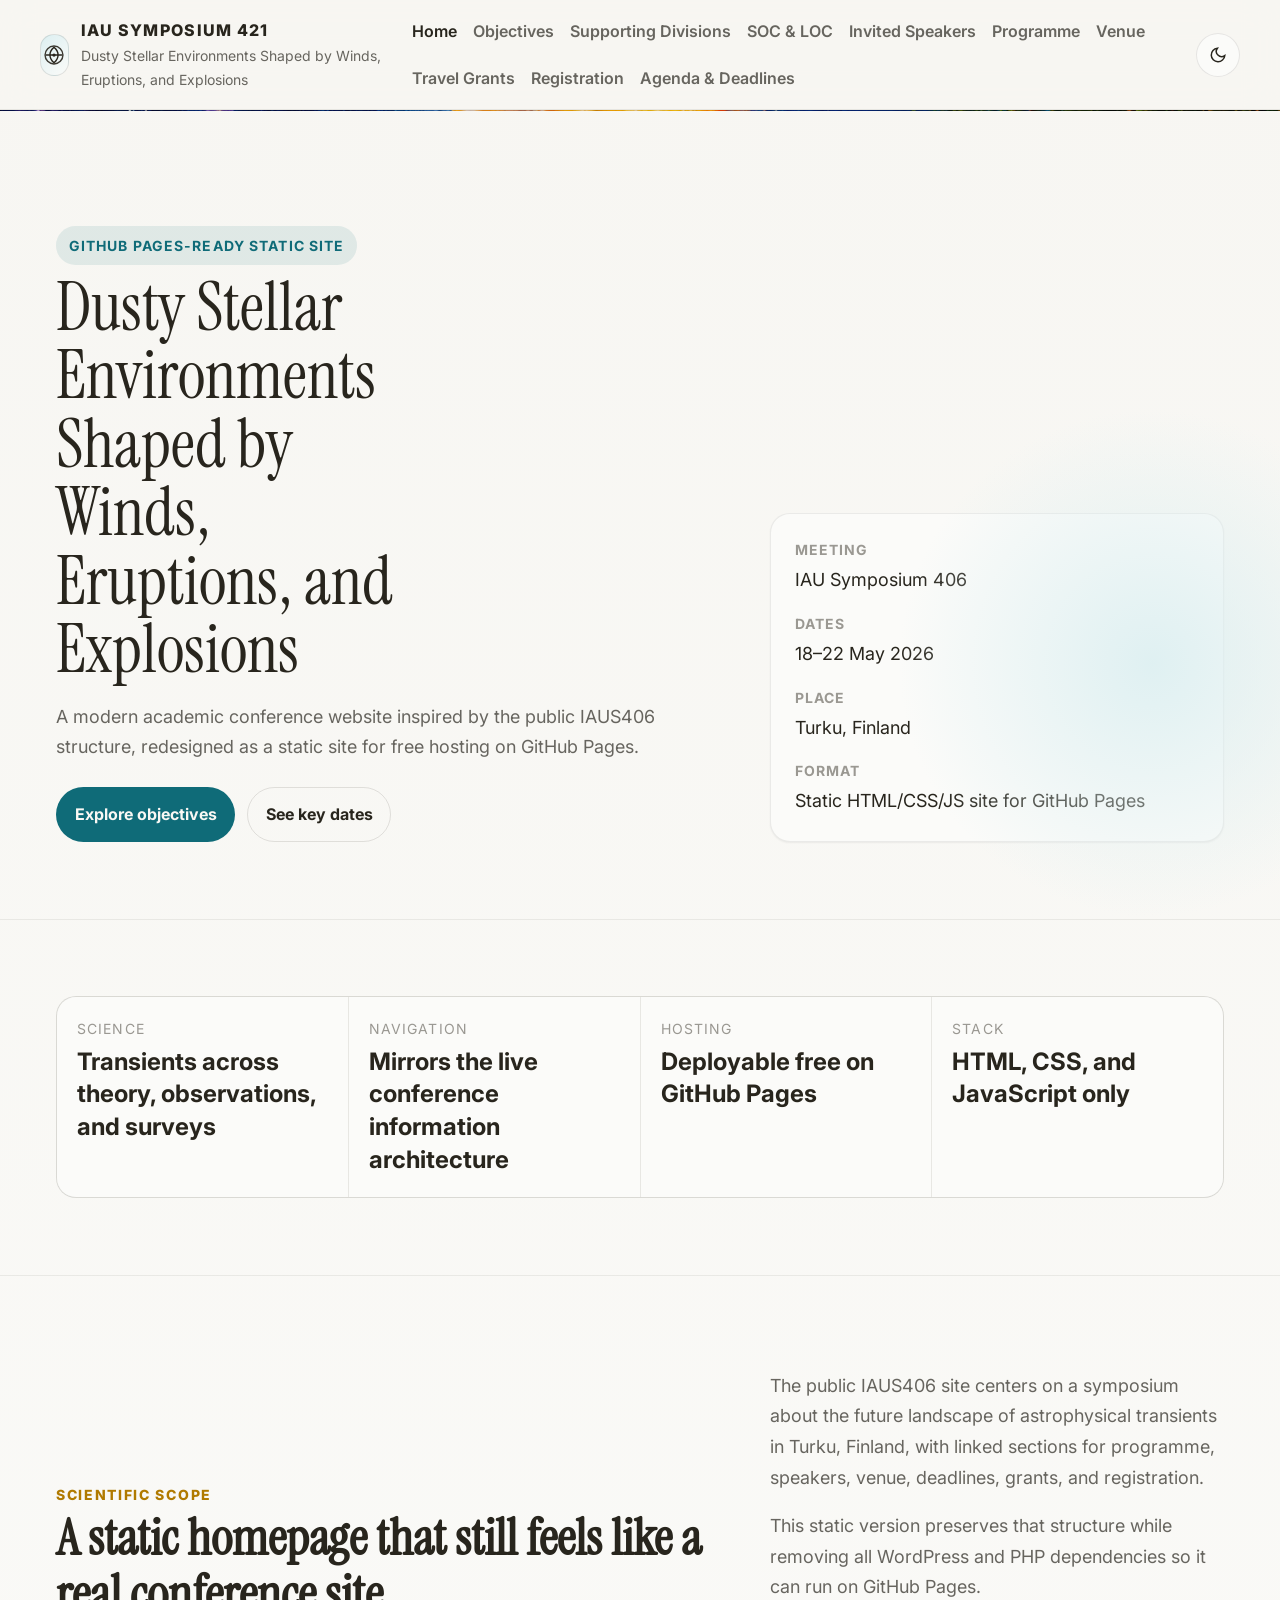
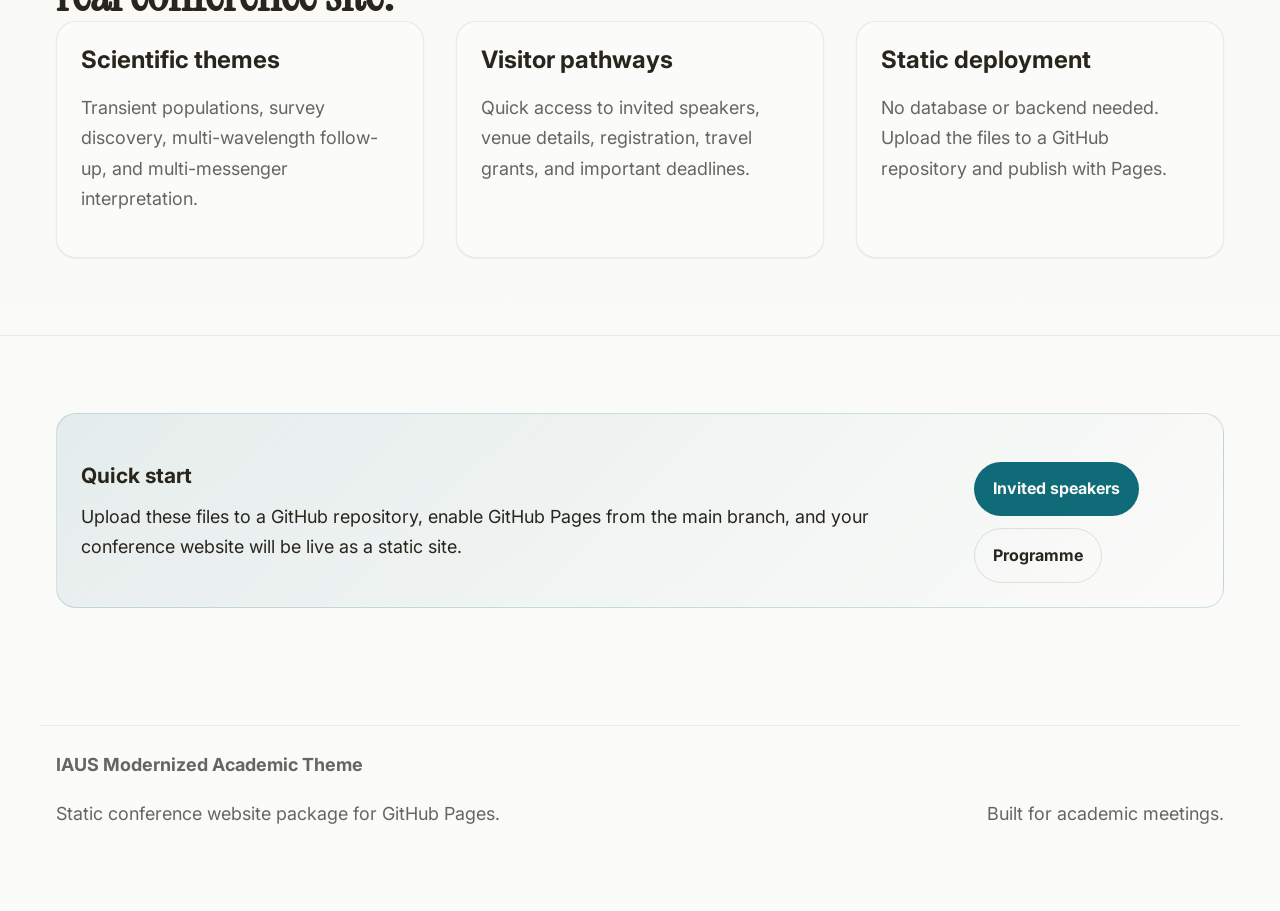
<file: index.html>
<!doctype html>
<html lang="en" data-theme="light">
<head>
  <meta charset="utf-8">
  <meta name="viewport" content="width=device-width, initial-scale=1">
  <title>IAUS421</title>
  <meta name="description" content="Official website of IAU Symposium 421.">
  <link rel="preconnect" href="https://fonts.googleapis.com">
  <link rel="preconnect" href="https://fonts.gstatic.com" crossorigin>
  <link href="https://fonts.googleapis.com/css2?family=Instrument+Serif:ital@0;1&family=Inter:wght@400;500;600;700;800&display=swap" rel="stylesheet">
  <link rel="stylesheet" href="assets/style.css">
</head>
<body>
  <a class="skip-link" href="#content">Skip to content</a>
  <header class="site-header">
    <div class="site-shell header-inner">
      <a class="brand" href="index.html">
        <span class="brand-mark" aria-hidden="true">
          <svg viewBox="0 0 64 64" fill="none" xmlns="http://www.w3.org/2000/svg">
            <circle cx="32" cy="32" r="22" stroke="currentColor" stroke-width="3.5" opacity=".9"/>
            <path d="M13 32h38M32 13c6 5 10 12 10 19s-4 14-10 19c-6-5-10-12-10-19s4-14 10-19Z" stroke="currentColor" stroke-width="3.5" stroke-linecap="round" stroke-linejoin="round"/>
            <circle cx="32" cy="32" r="4" fill="currentColor"/>
          </svg>
        </span>
        <span>
          <span class="brand-title">IAU Symposium 421</span>
          <span class="brand-subtitle">Dusty Stellar Environments Shaped by Winds, Eruptions, and Explosions</span>
        </span>
      </a>
      <button class="menu-toggle" type="button" aria-expanded="false" aria-controls="primary-nav">☰</button>
      <nav id="primary-nav" class="primary-nav" aria-label="Primary navigation">
        <ul>
          <li><a href="index.html" aria-current="page">Home</a></li>
          <li><a href="objectives.html">Objectives</a></li>
          <li><a href="supporting-divisions.html">Supporting Divisions</a></li>
          <li><a href="soc-loc.html">SOC & LOC</a></li>
          <li><a href="invited-speakers.html">Invited Speakers</a></li>
          <li><a href="programme.html">Programme</a></li>
          <li><a href="venue.html">Venue</a></li>
          <li><a href="travel-grants.html">Travel Grants</a></li>
          <li><a href="registration.html">Registration</a></li>
          <li><a href="agenda-and-deadlines.html">Agenda & Deadlines</a></li>
        </ul>
      </nav>
      <button class="theme-toggle" type="button" data-theme-toggle aria-label="Toggle theme"></button>
    </div>
  </header>

  <section class="page-banner image-only" aria-label="Conference header image">    
  </section>

  <main id="content">
    <section class="hero">
      <div class="site-shell hero-grid">
        <div>
          <span class="eyebrow">GitHub Pages-ready static site</span>
          <h1>Dusty Stellar Environments Shaped by Winds, Eruptions, and Explosions</h1>
          <p>A modern academic conference website inspired by the public IAUS406 structure, redesigned as a static site for free hosting on GitHub Pages.</p>
          <div class="button-row">
            <a class="button button-primary" href="objectives.html">Explore objectives</a>
            <a class="button button-secondary" href="agenda-and-deadlines.html">See key dates</a>
          </div>
        </div>
        <aside class="hero-card">
          <ul class="meta-list">
            <li><strong>Meeting</strong><span>IAU Symposium 406</span></li>
            <li><strong>Dates</strong><span>18–22 May 2026</span></li>
            <li><strong>Place</strong><span>Turku, Finland</span></li>
            <li><strong>Format</strong><span>Static HTML/CSS/JS site for GitHub Pages</span></li>
          </ul>
        </aside>
      </div>
    </section>

    <section class="section">
      <div class="site-shell">
        <div class="highlight-band">
          <div class="highlight-item"><span>Science</span><strong>Transients across theory, observations, and surveys</strong></div>
          <div class="highlight-item"><span>Navigation</span><strong>Mirrors the live conference information architecture</strong></div>
          <div class="highlight-item"><span>Hosting</span><strong>Deployable free on GitHub Pages</strong></div>
          <div class="highlight-item"><span>Stack</span><strong>HTML, CSS, and JavaScript only</strong></div>
        </div>
      </div>
    </section>

    <section class="section">
      <div class="site-shell">
        <div class="section-header">
          <div>
            <div class="section-kicker">Scientific scope</div>
            <h2 class="section-title">A static homepage that still feels like a real conference site.</h2>
          </div>
          <div class="section-lead prose">
            <p>The public IAUS406 site centers on a symposium about the future landscape of astrophysical transients in Turku, Finland, with linked sections for programme, speakers, venue, deadlines, grants, and registration.</p>
            <p>This static version preserves that structure while removing all WordPress and PHP dependencies so it can run on GitHub Pages.</p>
          </div>
        </div>
        <div class="grid-3">
          <article class="card"><h3>Scientific themes</h3><p>Transient populations, survey discovery, multi-wavelength follow-up, and multi-messenger interpretation.</p></article>
          <article class="card"><h3>Visitor pathways</h3><p>Quick access to invited speakers, venue details, registration, travel grants, and important deadlines.</p></article>
          <article class="card"><h3>Static deployment</h3><p>No database or backend needed. Upload the files to a GitHub repository and publish with Pages.</p></article>
        </div>
      </div>
    </section>

    <section class="section">
      <div class="site-shell">
        <div class="cta-panel">
          <div class="prose">
            <h3 style="margin:0 0 .5rem;">Quick start</h3>
            <p style="margin:0;">Upload these files to a GitHub repository, enable GitHub Pages from the main branch, and your conference website will be live as a static site.</p>
          </div>
          <div class="button-row">
            <a class="button button-primary" href="invited-speakers.html">Invited speakers</a>
            <a class="button button-secondary" href="programme.html">Programme</a>
          </div>
        </div>
      </div>
    </section>
  </main>

  <footer class="site-footer">
    <div class="site-shell footer-grid">
      <div>
        <strong>IAUS Modernized Academic Theme</strong>
        <p>Static conference website package for GitHub Pages.</p>
      </div>
      <div><p>Built for academic meetings.</p></div>
    </div>
  </footer>
  <script src="assets/script.js"></script>
</body>
</html>
</file>
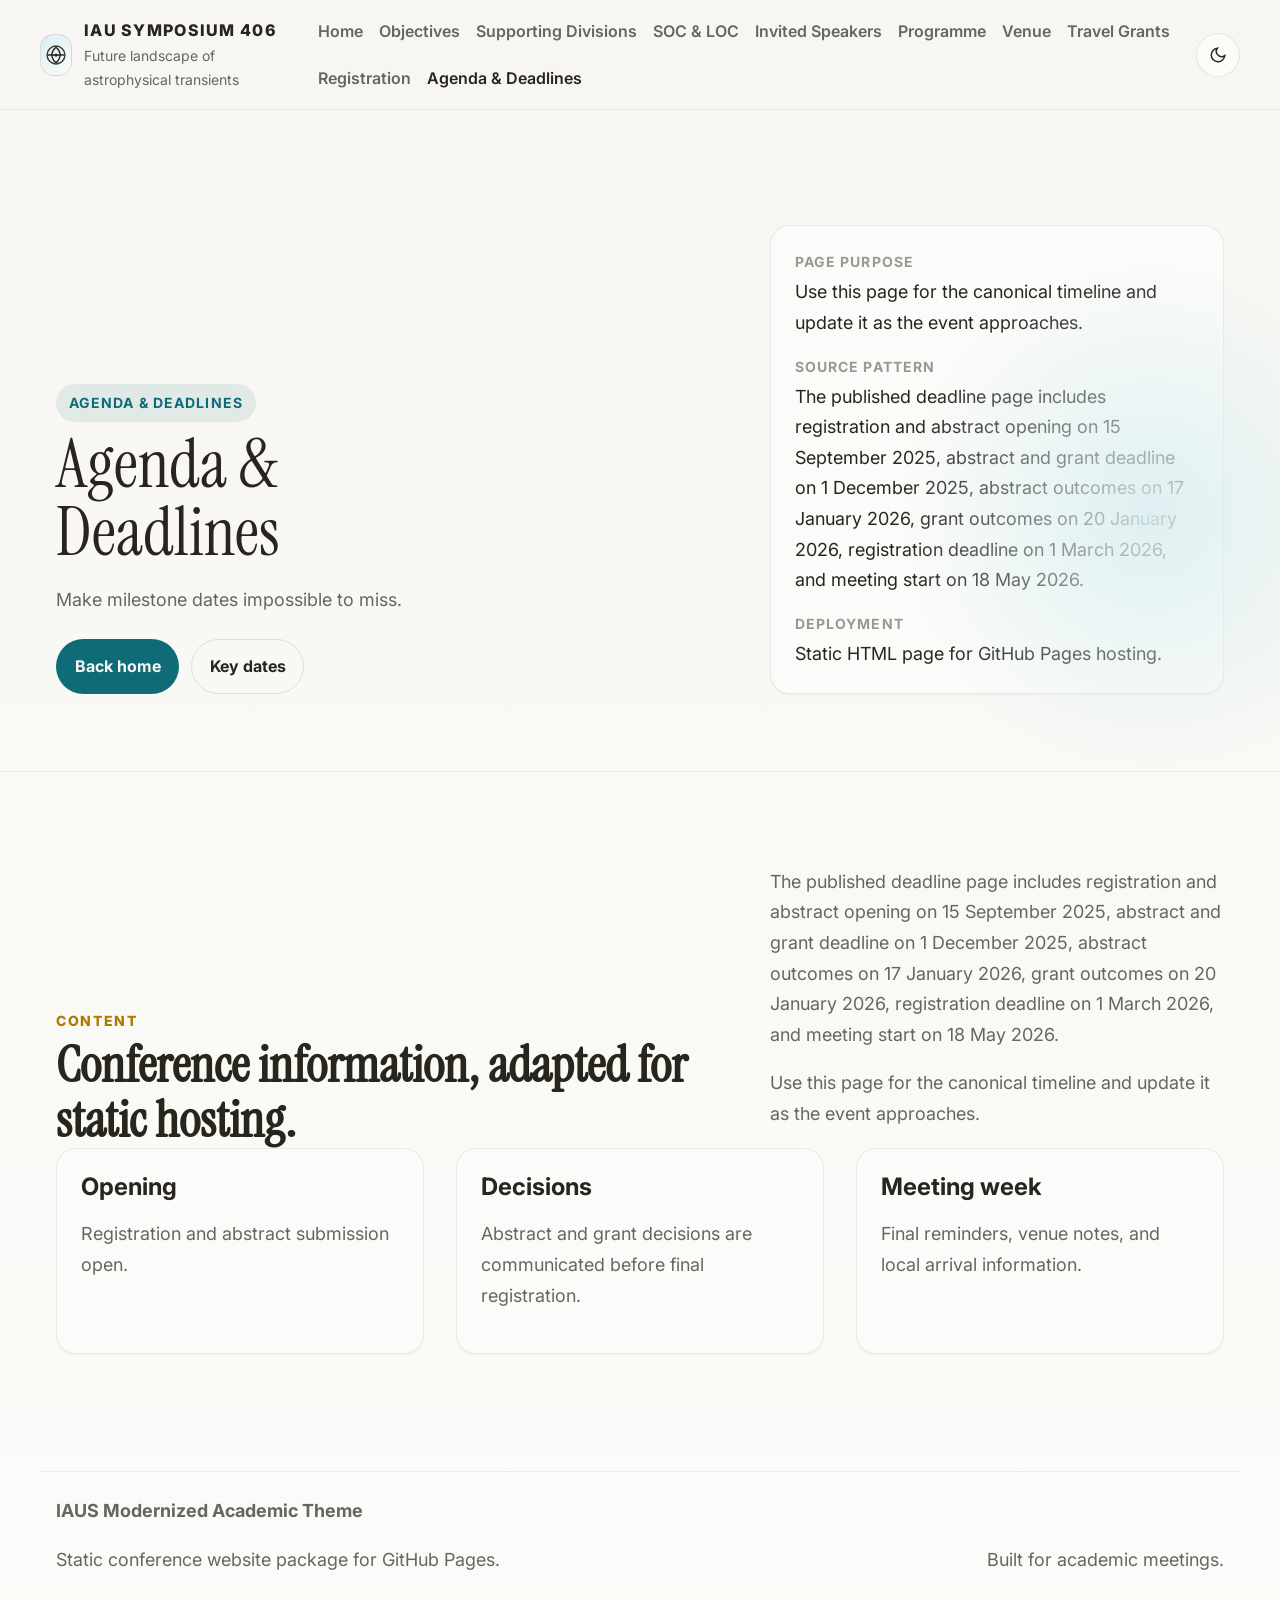
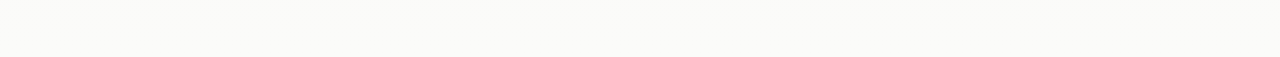
<file: agenda-and-deadlines.html>
<!doctype html>
<html lang="en" data-theme="light">
<head>
  <meta charset="utf-8">
  <meta name="viewport" content="width=device-width, initial-scale=1">
  <title>Agenda & Deadlines — IAUS Modernized Academic Theme</title>
  <meta name="description" content="Make milestone dates impossible to miss.">
  <link rel="preconnect" href="https://fonts.googleapis.com">
  <link rel="preconnect" href="https://fonts.gstatic.com" crossorigin>
  <link href="https://fonts.googleapis.com/css2?family=Instrument+Serif:ital@0;1&family=Inter:wght@400;500;600;700;800&display=swap" rel="stylesheet">
  <link rel="stylesheet" href="assets/style.css">
</head>
<body>
  <a class="skip-link" href="#content">Skip to content</a>
  <header class="site-header">
    <div class="site-shell header-inner">
      <a class="brand" href="index.html">
        <span class="brand-mark" aria-hidden="true">
          <svg viewBox="0 0 64 64" fill="none" xmlns="http://www.w3.org/2000/svg"><circle cx="32" cy="32" r="22" stroke="currentColor" stroke-width="3.5" opacity=".9"/><path d="M13 32h38M32 13c6 5 10 12 10 19s-4 14-10 19c-6-5-10-12-10-19s4-14 10-19Z" stroke="currentColor" stroke-width="3.5" stroke-linecap="round" stroke-linejoin="round"/><circle cx="32" cy="32" r="4" fill="currentColor"/></svg>
        </span>
        <span><span class="brand-title">IAU Symposium 406</span><span class="brand-subtitle">Future landscape of astrophysical transients</span></span>
      </a>
      <button class="menu-toggle" type="button" aria-expanded="false" aria-controls="primary-nav">☰</button>
      <nav id="primary-nav" class="primary-nav" aria-label="Primary navigation"><ul>          <li><a href="index.html">Home</a></li>          <li><a href="objectives.html">Objectives</a></li>          <li><a href="supporting-divisions.html">Supporting Divisions</a></li>          <li><a href="soc-loc.html">SOC & LOC</a></li>          <li><a href="invited-speakers.html">Invited Speakers</a></li>          <li><a href="programme.html">Programme</a></li>          <li><a href="venue.html">Venue</a></li>          <li><a href="travel-grants.html">Travel Grants</a></li>          <li><a href="registration.html">Registration</a></li>          <li><a href="agenda-and-deadlines.html" aria-current="page">Agenda & Deadlines</a></li></ul></nav>
      <button class="theme-toggle" type="button" data-theme-toggle aria-label="Toggle theme"></button>
    </div>
  </header>
  <main id="content">
    <section class="hero"><div class="site-shell hero-grid"><div><span class="eyebrow">Agenda & Deadlines</span><h1>Agenda & Deadlines</h1><p>Make milestone dates impossible to miss.</p><div class="button-row"><a class="button button-primary" href="index.html">Back home</a><a class="button button-secondary" href="agenda-and-deadlines.html">Key dates</a></div></div><aside class="hero-card"><ul class="meta-list"><li><strong>Page purpose</strong><span>Use this page for the canonical timeline and update it as the event approaches.</span></li><li><strong>Source pattern</strong><span>The published deadline page includes registration and abstract opening on 15 September 2025, abstract and grant deadline on 1 December 2025, abstract outcomes on 17 January 2026, grant outcomes on 20 January 2026, registration deadline on 1 March 2026, and meeting start on 18 May 2026.</span></li><li><strong>Deployment</strong><span>Static HTML page for GitHub Pages hosting.</span></li></ul></aside></div></section>
    <section class="section"><div class="site-shell"><div class="section-header"><div><div class="section-kicker">Content</div><h2 class="section-title">Conference information, adapted for static hosting.</h2></div><div class="section-lead prose"><p>The published deadline page includes registration and abstract opening on 15 September 2025, abstract and grant deadline on 1 December 2025, abstract outcomes on 17 January 2026, grant outcomes on 20 January 2026, registration deadline on 1 March 2026, and meeting start on 18 May 2026.</p><p>Use this page for the canonical timeline and update it as the event approaches.</p></div></div><div class="grid-3"><article class="card"><h3>Opening</h3><p>Registration and abstract submission open.</p></article><article class="card"><h3>Decisions</h3><p>Abstract and grant decisions are communicated before final registration.</p></article><article class="card"><h3>Meeting week</h3><p>Final reminders, venue notes, and local arrival information.</p></article></div></div></section>
  </main>
  <footer class="site-footer">
    <div class="site-shell footer-grid">
      <div>
        <strong>IAUS Modernized Academic Theme</strong>
        <p>Static conference website package for GitHub Pages.</p>
      </div>
      <div><p>Built for academic meetings.</p></div>
    </div>
  </footer>
  <script src="assets/script.js"></script>
</body>
</html>
</file>
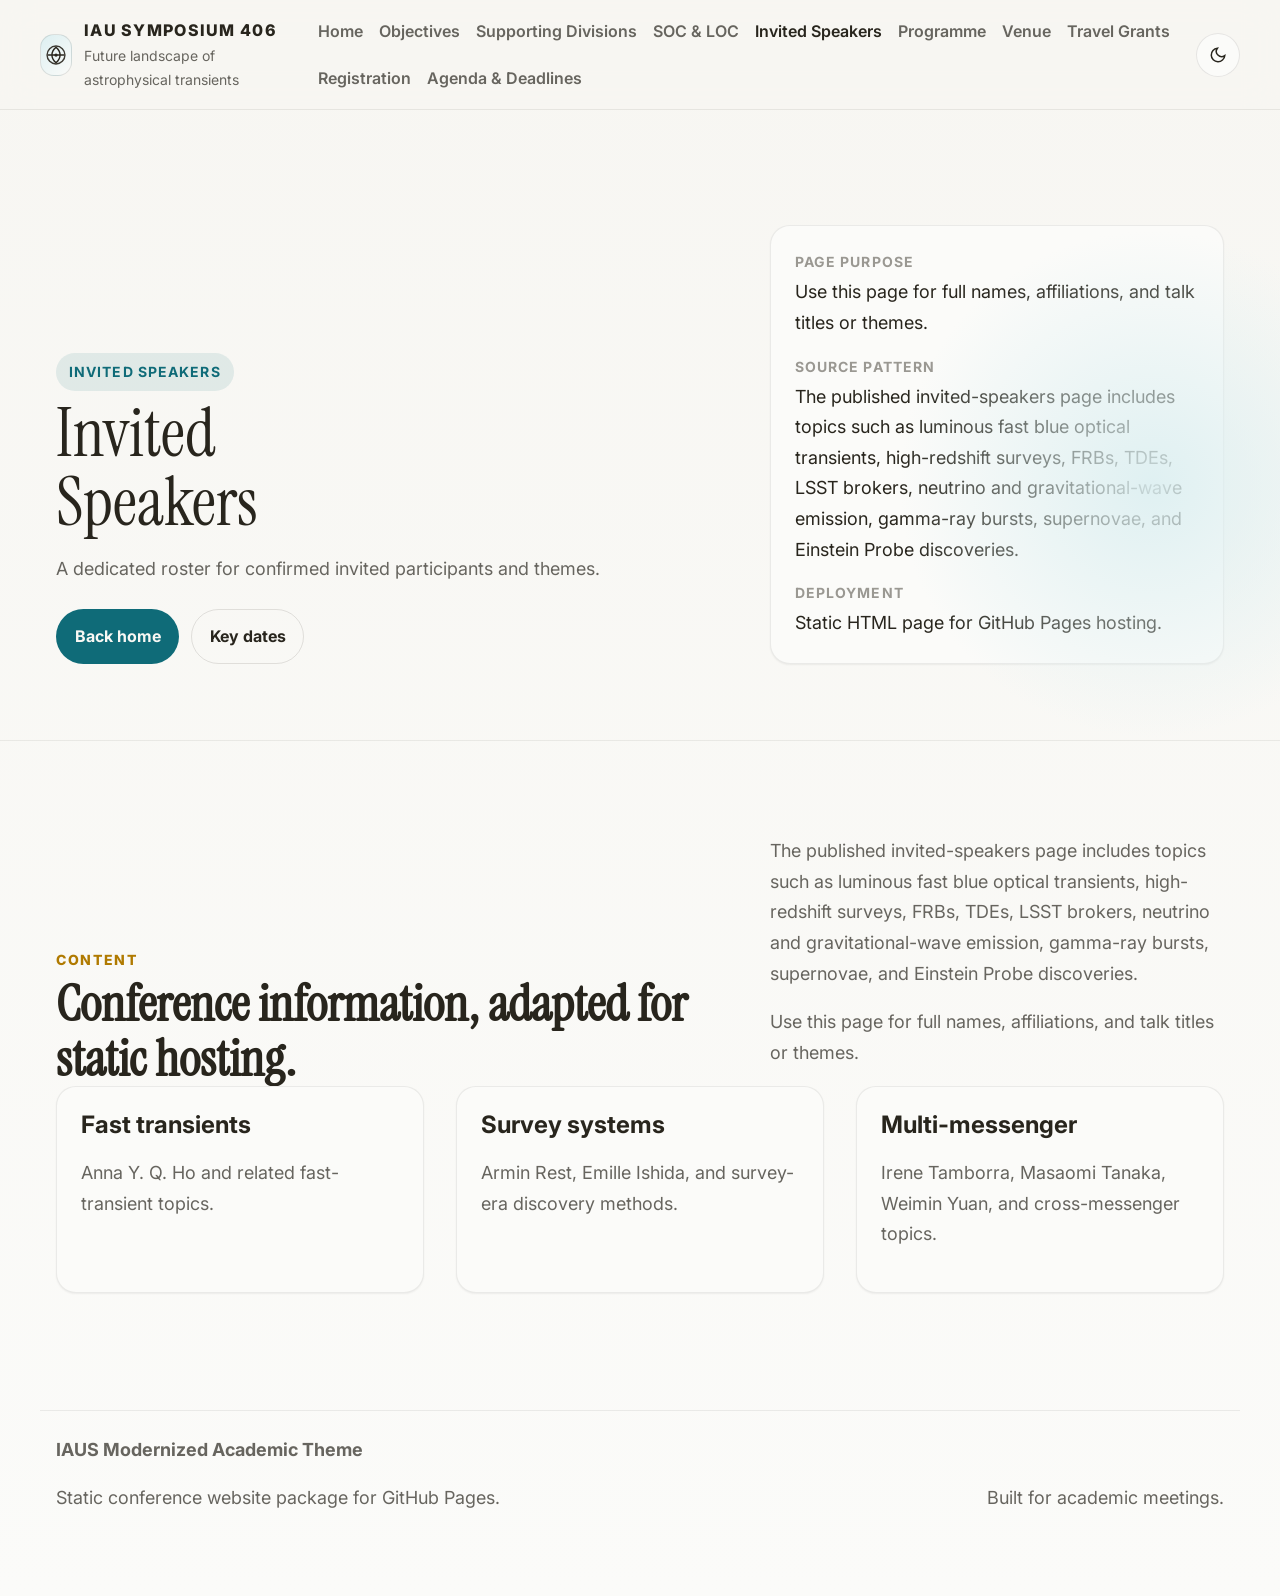
<file: invited-speakers.html>
<!doctype html>
<html lang="en" data-theme="light">
<head>
  <meta charset="utf-8">
  <meta name="viewport" content="width=device-width, initial-scale=1">
  <title>Invited Speakers — IAUS Modernized Academic Theme</title>
  <meta name="description" content="A dedicated roster for confirmed invited participants and themes.">
  <link rel="preconnect" href="https://fonts.googleapis.com">
  <link rel="preconnect" href="https://fonts.gstatic.com" crossorigin>
  <link href="https://fonts.googleapis.com/css2?family=Instrument+Serif:ital@0;1&family=Inter:wght@400;500;600;700;800&display=swap" rel="stylesheet">
  <link rel="stylesheet" href="assets/style.css">
</head>
<body>
  <a class="skip-link" href="#content">Skip to content</a>
  <header class="site-header">
    <div class="site-shell header-inner">
      <a class="brand" href="index.html">
        <span class="brand-mark" aria-hidden="true">
          <svg viewBox="0 0 64 64" fill="none" xmlns="http://www.w3.org/2000/svg"><circle cx="32" cy="32" r="22" stroke="currentColor" stroke-width="3.5" opacity=".9"/><path d="M13 32h38M32 13c6 5 10 12 10 19s-4 14-10 19c-6-5-10-12-10-19s4-14 10-19Z" stroke="currentColor" stroke-width="3.5" stroke-linecap="round" stroke-linejoin="round"/><circle cx="32" cy="32" r="4" fill="currentColor"/></svg>
        </span>
        <span><span class="brand-title">IAU Symposium 406</span><span class="brand-subtitle">Future landscape of astrophysical transients</span></span>
      </a>
      <button class="menu-toggle" type="button" aria-expanded="false" aria-controls="primary-nav">☰</button>
      <nav id="primary-nav" class="primary-nav" aria-label="Primary navigation"><ul>          <li><a href="index.html">Home</a></li>          <li><a href="objectives.html">Objectives</a></li>          <li><a href="supporting-divisions.html">Supporting Divisions</a></li>          <li><a href="soc-loc.html">SOC & LOC</a></li>          <li><a href="invited-speakers.html" aria-current="page">Invited Speakers</a></li>          <li><a href="programme.html">Programme</a></li>          <li><a href="venue.html">Venue</a></li>          <li><a href="travel-grants.html">Travel Grants</a></li>          <li><a href="registration.html">Registration</a></li>          <li><a href="agenda-and-deadlines.html">Agenda & Deadlines</a></li></ul></nav>
      <button class="theme-toggle" type="button" data-theme-toggle aria-label="Toggle theme"></button>
    </div>
  </header>
  <main id="content">
    <section class="hero"><div class="site-shell hero-grid"><div><span class="eyebrow">Invited Speakers</span><h1>Invited Speakers</h1><p>A dedicated roster for confirmed invited participants and themes.</p><div class="button-row"><a class="button button-primary" href="index.html">Back home</a><a class="button button-secondary" href="agenda-and-deadlines.html">Key dates</a></div></div><aside class="hero-card"><ul class="meta-list"><li><strong>Page purpose</strong><span>Use this page for full names, affiliations, and talk titles or themes.</span></li><li><strong>Source pattern</strong><span>The published invited-speakers page includes topics such as luminous fast blue optical transients, high-redshift surveys, FRBs, TDEs, LSST brokers, neutrino and gravitational-wave emission, gamma-ray bursts, supernovae, and Einstein Probe discoveries.</span></li><li><strong>Deployment</strong><span>Static HTML page for GitHub Pages hosting.</span></li></ul></aside></div></section>
    <section class="section"><div class="site-shell"><div class="section-header"><div><div class="section-kicker">Content</div><h2 class="section-title">Conference information, adapted for static hosting.</h2></div><div class="section-lead prose"><p>The published invited-speakers page includes topics such as luminous fast blue optical transients, high-redshift surveys, FRBs, TDEs, LSST brokers, neutrino and gravitational-wave emission, gamma-ray bursts, supernovae, and Einstein Probe discoveries.</p><p>Use this page for full names, affiliations, and talk titles or themes.</p></div></div><div class="grid-3"><article class="card"><h3>Fast transients</h3><p>Anna Y. Q. Ho and related fast-transient topics.</p></article><article class="card"><h3>Survey systems</h3><p>Armin Rest, Emille Ishida, and survey-era discovery methods.</p></article><article class="card"><h3>Multi-messenger</h3><p>Irene Tamborra, Masaomi Tanaka, Weimin Yuan, and cross-messenger topics.</p></article></div></div></section>
  </main>
  <footer class="site-footer">
    <div class="site-shell footer-grid">
      <div>
        <strong>IAUS Modernized Academic Theme</strong>
        <p>Static conference website package for GitHub Pages.</p>
      </div>
      <div><p>Built for academic meetings.</p></div>
    </div>
  </footer>
  <script src="assets/script.js"></script>
</body>
</html>
</file>
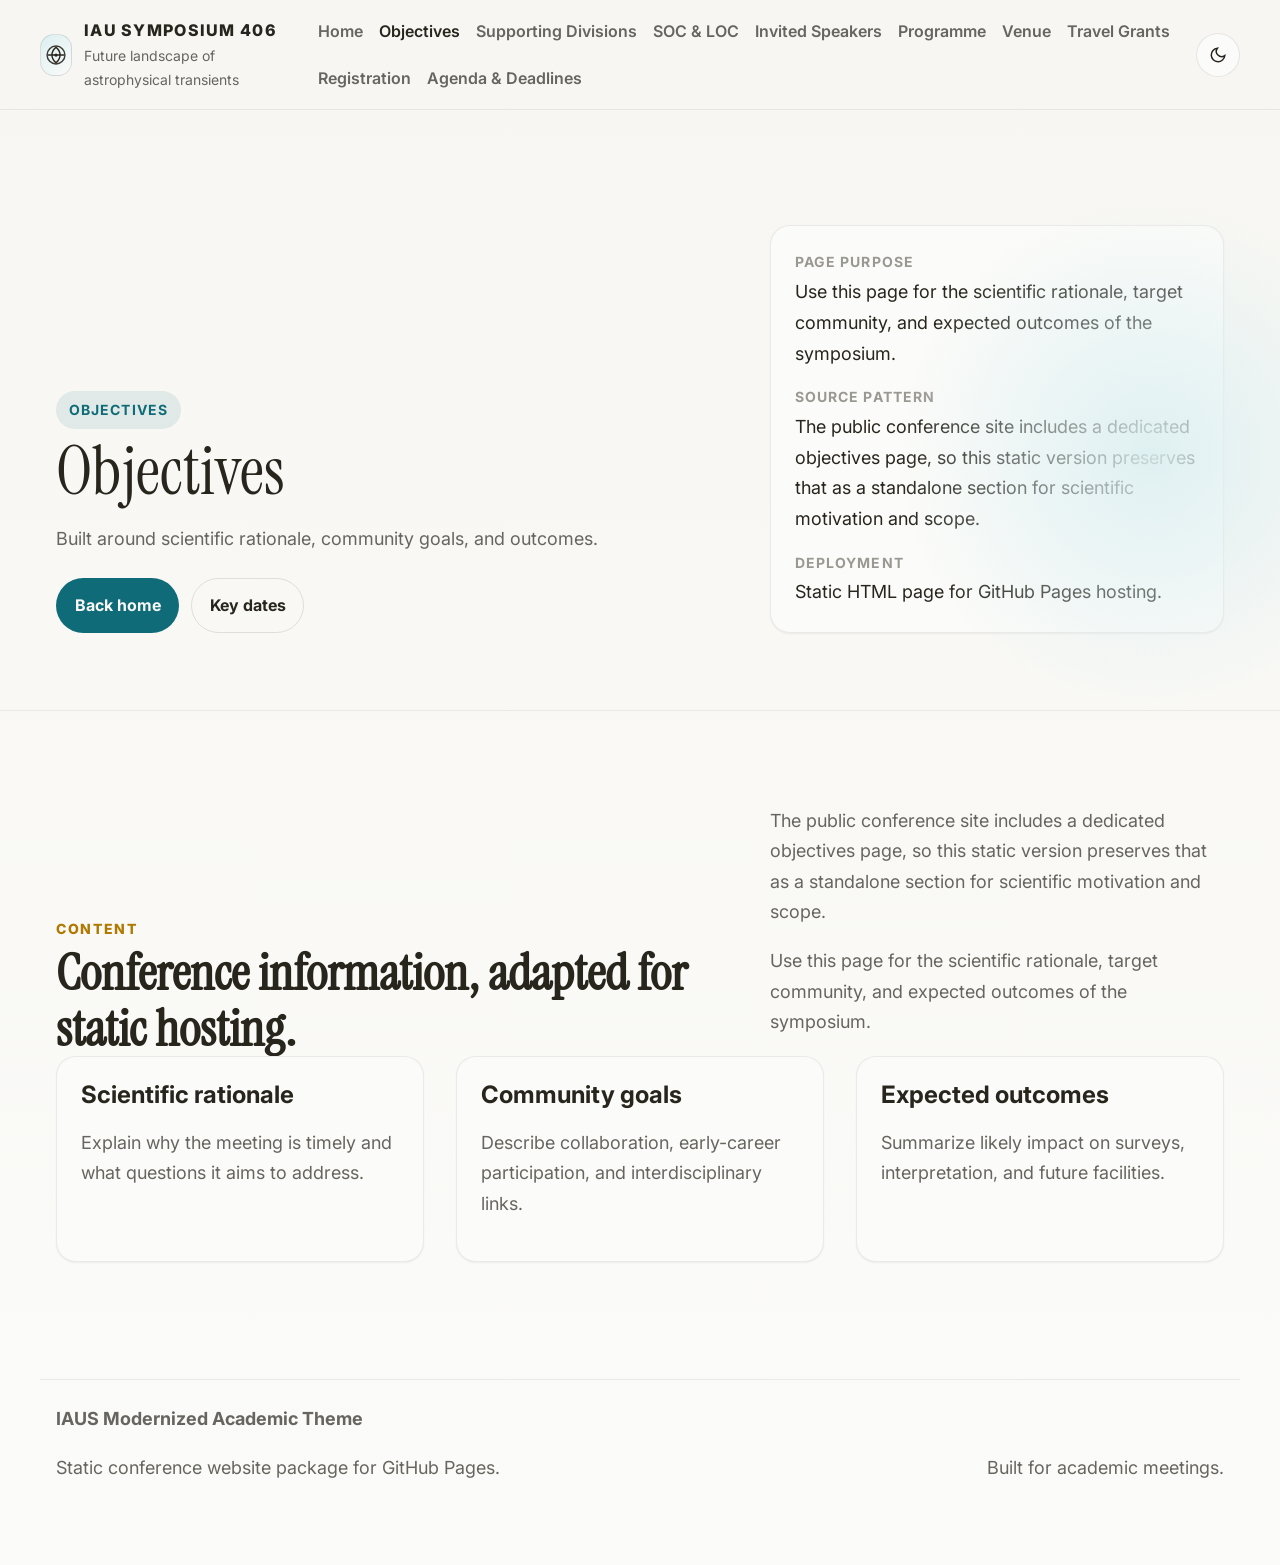
<file: objectives.html>
<!doctype html>
<html lang="en" data-theme="light">
<head>
  <meta charset="utf-8">
  <meta name="viewport" content="width=device-width, initial-scale=1">
  <title>Objectives — IAUS Modernized Academic Theme</title>
  <meta name="description" content="Built around scientific rationale, community goals, and outcomes.">
  <link rel="preconnect" href="https://fonts.googleapis.com">
  <link rel="preconnect" href="https://fonts.gstatic.com" crossorigin>
  <link href="https://fonts.googleapis.com/css2?family=Instrument+Serif:ital@0;1&family=Inter:wght@400;500;600;700;800&display=swap" rel="stylesheet">
  <link rel="stylesheet" href="assets/style.css">
</head>
<body>
  <a class="skip-link" href="#content">Skip to content</a>
  <header class="site-header">
    <div class="site-shell header-inner">
      <a class="brand" href="index.html">
        <span class="brand-mark" aria-hidden="true">
          <svg viewBox="0 0 64 64" fill="none" xmlns="http://www.w3.org/2000/svg"><circle cx="32" cy="32" r="22" stroke="currentColor" stroke-width="3.5" opacity=".9"/><path d="M13 32h38M32 13c6 5 10 12 10 19s-4 14-10 19c-6-5-10-12-10-19s4-14 10-19Z" stroke="currentColor" stroke-width="3.5" stroke-linecap="round" stroke-linejoin="round"/><circle cx="32" cy="32" r="4" fill="currentColor"/></svg>
        </span>
        <span><span class="brand-title">IAU Symposium 406</span><span class="brand-subtitle">Future landscape of astrophysical transients</span></span>
      </a>
      <button class="menu-toggle" type="button" aria-expanded="false" aria-controls="primary-nav">☰</button>
      <nav id="primary-nav" class="primary-nav" aria-label="Primary navigation"><ul>          <li><a href="index.html">Home</a></li>          <li><a href="objectives.html" aria-current="page">Objectives</a></li>          <li><a href="supporting-divisions.html">Supporting Divisions</a></li>          <li><a href="soc-loc.html">SOC & LOC</a></li>          <li><a href="invited-speakers.html">Invited Speakers</a></li>          <li><a href="programme.html">Programme</a></li>          <li><a href="venue.html">Venue</a></li>          <li><a href="travel-grants.html">Travel Grants</a></li>          <li><a href="registration.html">Registration</a></li>          <li><a href="agenda-and-deadlines.html">Agenda & Deadlines</a></li></ul></nav>
      <button class="theme-toggle" type="button" data-theme-toggle aria-label="Toggle theme"></button>
    </div>
  </header>
  <main id="content">
    <section class="hero"><div class="site-shell hero-grid"><div><span class="eyebrow">Objectives</span><h1>Objectives</h1><p>Built around scientific rationale, community goals, and outcomes.</p><div class="button-row"><a class="button button-primary" href="index.html">Back home</a><a class="button button-secondary" href="agenda-and-deadlines.html">Key dates</a></div></div><aside class="hero-card"><ul class="meta-list"><li><strong>Page purpose</strong><span>Use this page for the scientific rationale, target community, and expected outcomes of the symposium.</span></li><li><strong>Source pattern</strong><span>The public conference site includes a dedicated objectives page, so this static version preserves that as a standalone section for scientific motivation and scope.</span></li><li><strong>Deployment</strong><span>Static HTML page for GitHub Pages hosting.</span></li></ul></aside></div></section>
    <section class="section"><div class="site-shell"><div class="section-header"><div><div class="section-kicker">Content</div><h2 class="section-title">Conference information, adapted for static hosting.</h2></div><div class="section-lead prose"><p>The public conference site includes a dedicated objectives page, so this static version preserves that as a standalone section for scientific motivation and scope.</p><p>Use this page for the scientific rationale, target community, and expected outcomes of the symposium.</p></div></div><div class="grid-3"><article class="card"><h3>Scientific rationale</h3><p>Explain why the meeting is timely and what questions it aims to address.</p></article><article class="card"><h3>Community goals</h3><p>Describe collaboration, early-career participation, and interdisciplinary links.</p></article><article class="card"><h3>Expected outcomes</h3><p>Summarize likely impact on surveys, interpretation, and future facilities.</p></article></div></div></section>
  </main>
  <footer class="site-footer">
    <div class="site-shell footer-grid">
      <div>
        <strong>IAUS Modernized Academic Theme</strong>
        <p>Static conference website package for GitHub Pages.</p>
      </div>
      <div><p>Built for academic meetings.</p></div>
    </div>
  </footer>
  <script src="assets/script.js"></script>
</body>
</html>
</file>
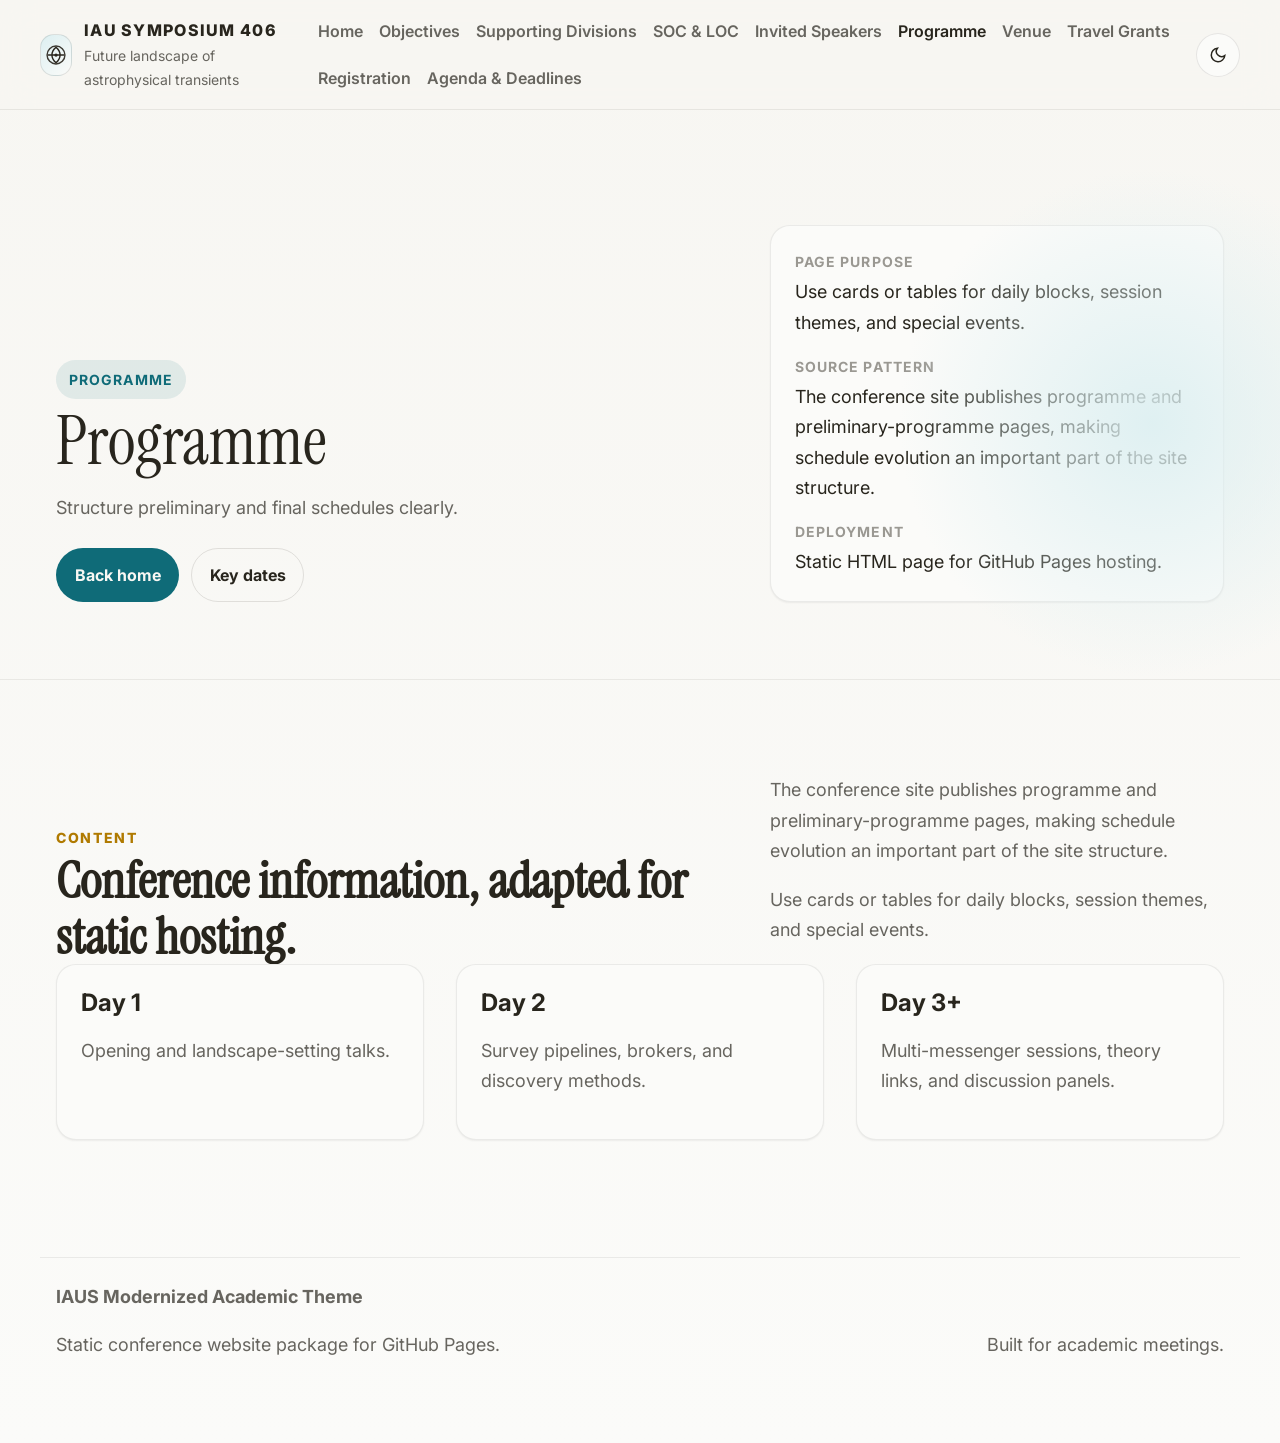
<file: programme.html>
<!doctype html>
<html lang="en" data-theme="light">
<head>
  <meta charset="utf-8">
  <meta name="viewport" content="width=device-width, initial-scale=1">
  <title>Programme — IAUS Modernized Academic Theme</title>
  <meta name="description" content="Structure preliminary and final schedules clearly.">
  <link rel="preconnect" href="https://fonts.googleapis.com">
  <link rel="preconnect" href="https://fonts.gstatic.com" crossorigin>
  <link href="https://fonts.googleapis.com/css2?family=Instrument+Serif:ital@0;1&family=Inter:wght@400;500;600;700;800&display=swap" rel="stylesheet">
  <link rel="stylesheet" href="assets/style.css">
</head>
<body>
  <a class="skip-link" href="#content">Skip to content</a>
  <header class="site-header">
    <div class="site-shell header-inner">
      <a class="brand" href="index.html">
        <span class="brand-mark" aria-hidden="true">
          <svg viewBox="0 0 64 64" fill="none" xmlns="http://www.w3.org/2000/svg"><circle cx="32" cy="32" r="22" stroke="currentColor" stroke-width="3.5" opacity=".9"/><path d="M13 32h38M32 13c6 5 10 12 10 19s-4 14-10 19c-6-5-10-12-10-19s4-14 10-19Z" stroke="currentColor" stroke-width="3.5" stroke-linecap="round" stroke-linejoin="round"/><circle cx="32" cy="32" r="4" fill="currentColor"/></svg>
        </span>
        <span><span class="brand-title">IAU Symposium 406</span><span class="brand-subtitle">Future landscape of astrophysical transients</span></span>
      </a>
      <button class="menu-toggle" type="button" aria-expanded="false" aria-controls="primary-nav">☰</button>
      <nav id="primary-nav" class="primary-nav" aria-label="Primary navigation"><ul>          <li><a href="index.html">Home</a></li>          <li><a href="objectives.html">Objectives</a></li>          <li><a href="supporting-divisions.html">Supporting Divisions</a></li>          <li><a href="soc-loc.html">SOC & LOC</a></li>          <li><a href="invited-speakers.html">Invited Speakers</a></li>          <li><a href="programme.html" aria-current="page">Programme</a></li>          <li><a href="venue.html">Venue</a></li>          <li><a href="travel-grants.html">Travel Grants</a></li>          <li><a href="registration.html">Registration</a></li>          <li><a href="agenda-and-deadlines.html">Agenda & Deadlines</a></li></ul></nav>
      <button class="theme-toggle" type="button" data-theme-toggle aria-label="Toggle theme"></button>
    </div>
  </header>
  <main id="content">
    <section class="hero"><div class="site-shell hero-grid"><div><span class="eyebrow">Programme</span><h1>Programme</h1><p>Structure preliminary and final schedules clearly.</p><div class="button-row"><a class="button button-primary" href="index.html">Back home</a><a class="button button-secondary" href="agenda-and-deadlines.html">Key dates</a></div></div><aside class="hero-card"><ul class="meta-list"><li><strong>Page purpose</strong><span>Use cards or tables for daily blocks, session themes, and special events.</span></li><li><strong>Source pattern</strong><span>The conference site publishes programme and preliminary-programme pages, making schedule evolution an important part of the site structure.</span></li><li><strong>Deployment</strong><span>Static HTML page for GitHub Pages hosting.</span></li></ul></aside></div></section>
    <section class="section"><div class="site-shell"><div class="section-header"><div><div class="section-kicker">Content</div><h2 class="section-title">Conference information, adapted for static hosting.</h2></div><div class="section-lead prose"><p>The conference site publishes programme and preliminary-programme pages, making schedule evolution an important part of the site structure.</p><p>Use cards or tables for daily blocks, session themes, and special events.</p></div></div><div class="grid-3"><article class="card"><h3>Day 1</h3><p>Opening and landscape-setting talks.</p></article><article class="card"><h3>Day 2</h3><p>Survey pipelines, brokers, and discovery methods.</p></article><article class="card"><h3>Day 3+</h3><p>Multi-messenger sessions, theory links, and discussion panels.</p></article></div></div></section>
  </main>
  <footer class="site-footer">
    <div class="site-shell footer-grid">
      <div>
        <strong>IAUS Modernized Academic Theme</strong>
        <p>Static conference website package for GitHub Pages.</p>
      </div>
      <div><p>Built for academic meetings.</p></div>
    </div>
  </footer>
  <script src="assets/script.js"></script>
</body>
</html>
</file>
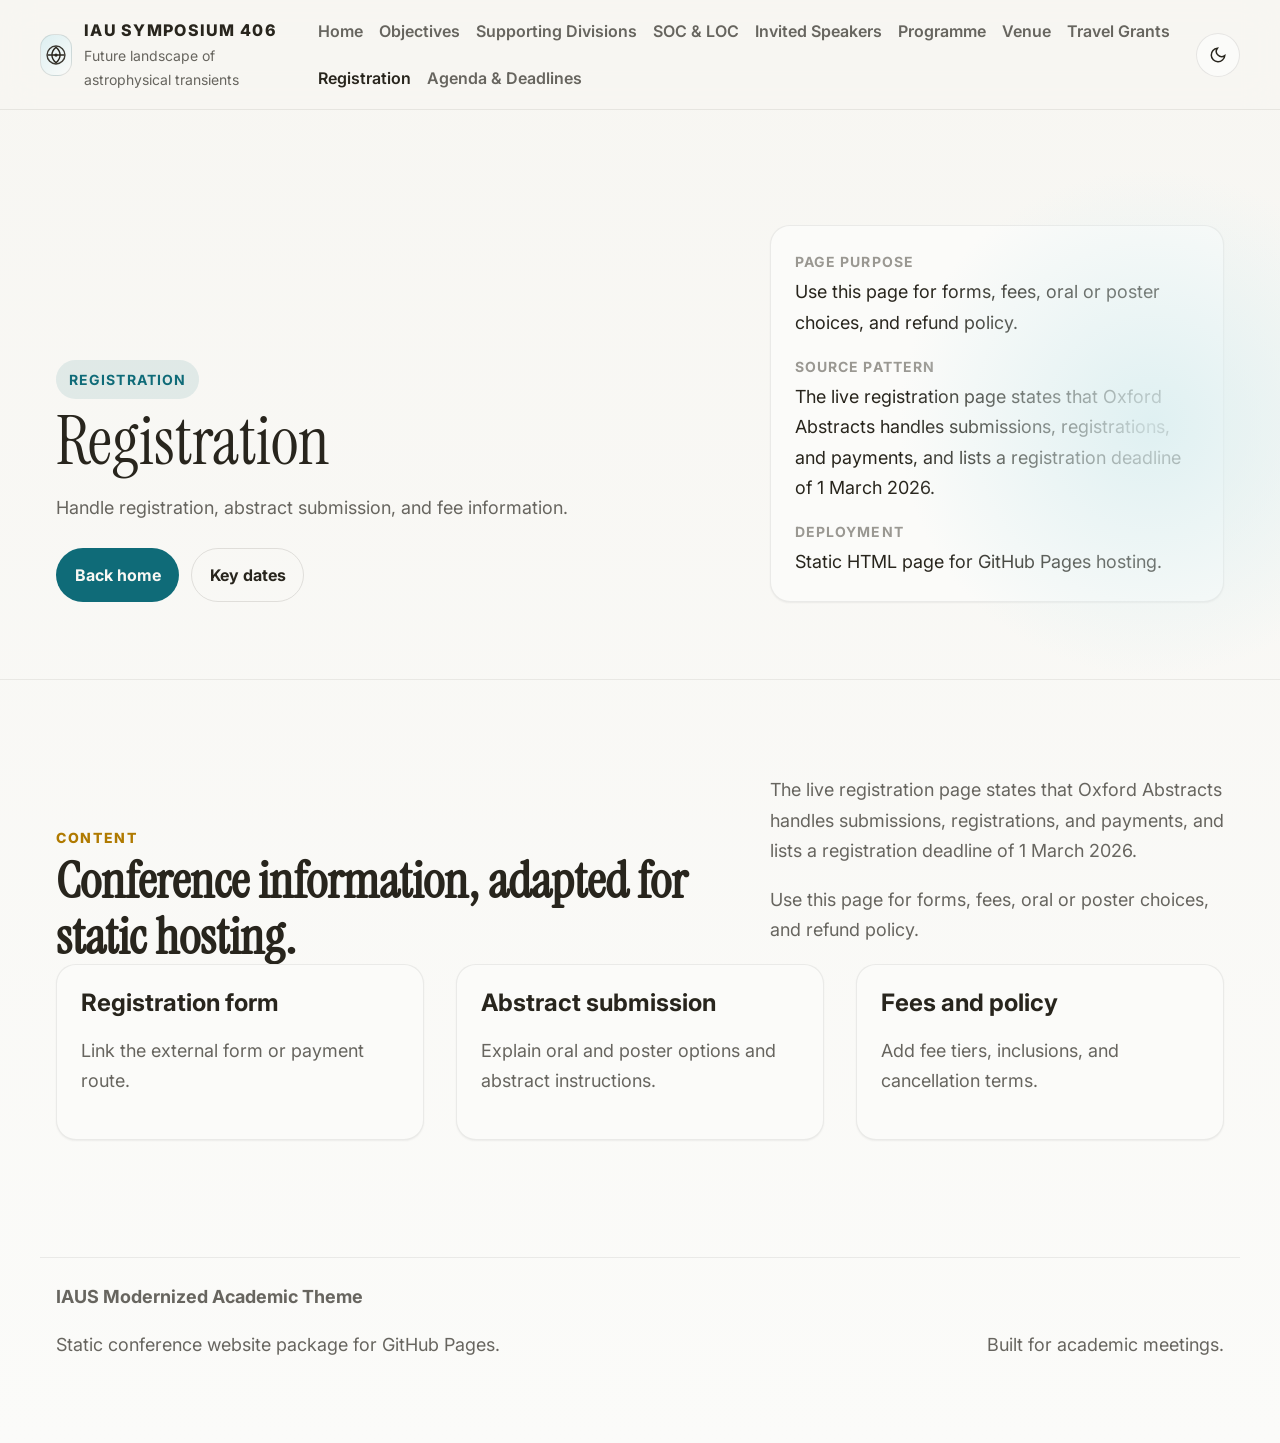
<file: registration.html>
<!doctype html>
<html lang="en" data-theme="light">
<head>
  <meta charset="utf-8">
  <meta name="viewport" content="width=device-width, initial-scale=1">
  <title>Registration — IAUS Modernized Academic Theme</title>
  <meta name="description" content="Handle registration, abstract submission, and fee information.">
  <link rel="preconnect" href="https://fonts.googleapis.com">
  <link rel="preconnect" href="https://fonts.gstatic.com" crossorigin>
  <link href="https://fonts.googleapis.com/css2?family=Instrument+Serif:ital@0;1&family=Inter:wght@400;500;600;700;800&display=swap" rel="stylesheet">
  <link rel="stylesheet" href="assets/style.css">
</head>
<body>
  <a class="skip-link" href="#content">Skip to content</a>
  <header class="site-header">
    <div class="site-shell header-inner">
      <a class="brand" href="index.html">
        <span class="brand-mark" aria-hidden="true">
          <svg viewBox="0 0 64 64" fill="none" xmlns="http://www.w3.org/2000/svg"><circle cx="32" cy="32" r="22" stroke="currentColor" stroke-width="3.5" opacity=".9"/><path d="M13 32h38M32 13c6 5 10 12 10 19s-4 14-10 19c-6-5-10-12-10-19s4-14 10-19Z" stroke="currentColor" stroke-width="3.5" stroke-linecap="round" stroke-linejoin="round"/><circle cx="32" cy="32" r="4" fill="currentColor"/></svg>
        </span>
        <span><span class="brand-title">IAU Symposium 406</span><span class="brand-subtitle">Future landscape of astrophysical transients</span></span>
      </a>
      <button class="menu-toggle" type="button" aria-expanded="false" aria-controls="primary-nav">☰</button>
      <nav id="primary-nav" class="primary-nav" aria-label="Primary navigation"><ul>          <li><a href="index.html">Home</a></li>          <li><a href="objectives.html">Objectives</a></li>          <li><a href="supporting-divisions.html">Supporting Divisions</a></li>          <li><a href="soc-loc.html">SOC & LOC</a></li>          <li><a href="invited-speakers.html">Invited Speakers</a></li>          <li><a href="programme.html">Programme</a></li>          <li><a href="venue.html">Venue</a></li>          <li><a href="travel-grants.html">Travel Grants</a></li>          <li><a href="registration.html" aria-current="page">Registration</a></li>          <li><a href="agenda-and-deadlines.html">Agenda & Deadlines</a></li></ul></nav>
      <button class="theme-toggle" type="button" data-theme-toggle aria-label="Toggle theme"></button>
    </div>
  </header>
  <main id="content">
    <section class="hero"><div class="site-shell hero-grid"><div><span class="eyebrow">Registration</span><h1>Registration</h1><p>Handle registration, abstract submission, and fee information.</p><div class="button-row"><a class="button button-primary" href="index.html">Back home</a><a class="button button-secondary" href="agenda-and-deadlines.html">Key dates</a></div></div><aside class="hero-card"><ul class="meta-list"><li><strong>Page purpose</strong><span>Use this page for forms, fees, oral or poster choices, and refund policy.</span></li><li><strong>Source pattern</strong><span>The live registration page states that Oxford Abstracts handles submissions, registrations, and payments, and lists a registration deadline of 1 March 2026.</span></li><li><strong>Deployment</strong><span>Static HTML page for GitHub Pages hosting.</span></li></ul></aside></div></section>
    <section class="section"><div class="site-shell"><div class="section-header"><div><div class="section-kicker">Content</div><h2 class="section-title">Conference information, adapted for static hosting.</h2></div><div class="section-lead prose"><p>The live registration page states that Oxford Abstracts handles submissions, registrations, and payments, and lists a registration deadline of 1 March 2026.</p><p>Use this page for forms, fees, oral or poster choices, and refund policy.</p></div></div><div class="grid-3"><article class="card"><h3>Registration form</h3><p>Link the external form or payment route.</p></article><article class="card"><h3>Abstract submission</h3><p>Explain oral and poster options and abstract instructions.</p></article><article class="card"><h3>Fees and policy</h3><p>Add fee tiers, inclusions, and cancellation terms.</p></article></div></div></section>
  </main>
  <footer class="site-footer">
    <div class="site-shell footer-grid">
      <div>
        <strong>IAUS Modernized Academic Theme</strong>
        <p>Static conference website package for GitHub Pages.</p>
      </div>
      <div><p>Built for academic meetings.</p></div>
    </div>
  </footer>
  <script src="assets/script.js"></script>
</body>
</html>
</file>
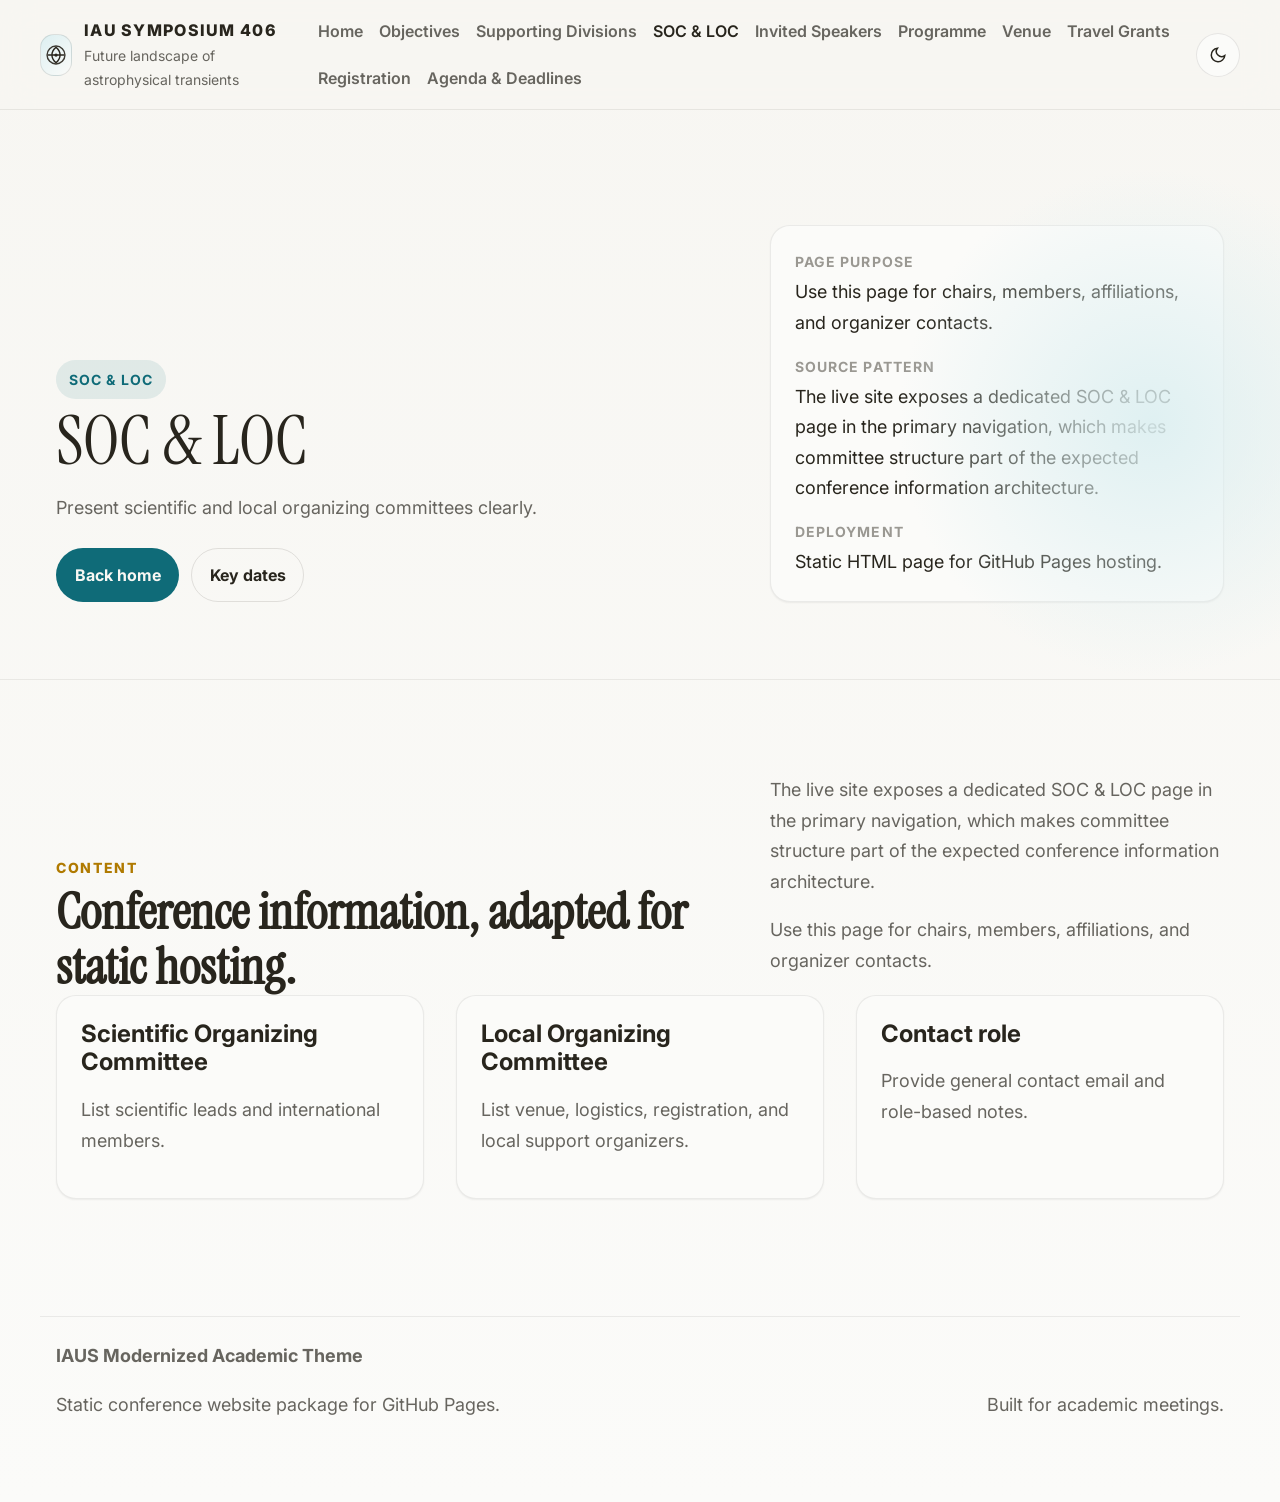
<file: soc-loc.html>
<!doctype html>
<html lang="en" data-theme="light">
<head>
  <meta charset="utf-8">
  <meta name="viewport" content="width=device-width, initial-scale=1">
  <title>SOC & LOC — IAUS Modernized Academic Theme</title>
  <meta name="description" content="Present scientific and local organizing committees clearly.">
  <link rel="preconnect" href="https://fonts.googleapis.com">
  <link rel="preconnect" href="https://fonts.gstatic.com" crossorigin>
  <link href="https://fonts.googleapis.com/css2?family=Instrument+Serif:ital@0;1&family=Inter:wght@400;500;600;700;800&display=swap" rel="stylesheet">
  <link rel="stylesheet" href="assets/style.css">
</head>
<body>
  <a class="skip-link" href="#content">Skip to content</a>
  <header class="site-header">
    <div class="site-shell header-inner">
      <a class="brand" href="index.html">
        <span class="brand-mark" aria-hidden="true">
          <svg viewBox="0 0 64 64" fill="none" xmlns="http://www.w3.org/2000/svg"><circle cx="32" cy="32" r="22" stroke="currentColor" stroke-width="3.5" opacity=".9"/><path d="M13 32h38M32 13c6 5 10 12 10 19s-4 14-10 19c-6-5-10-12-10-19s4-14 10-19Z" stroke="currentColor" stroke-width="3.5" stroke-linecap="round" stroke-linejoin="round"/><circle cx="32" cy="32" r="4" fill="currentColor"/></svg>
        </span>
        <span><span class="brand-title">IAU Symposium 406</span><span class="brand-subtitle">Future landscape of astrophysical transients</span></span>
      </a>
      <button class="menu-toggle" type="button" aria-expanded="false" aria-controls="primary-nav">☰</button>
      <nav id="primary-nav" class="primary-nav" aria-label="Primary navigation"><ul>          <li><a href="index.html">Home</a></li>          <li><a href="objectives.html">Objectives</a></li>          <li><a href="supporting-divisions.html">Supporting Divisions</a></li>          <li><a href="soc-loc.html" aria-current="page">SOC & LOC</a></li>          <li><a href="invited-speakers.html">Invited Speakers</a></li>          <li><a href="programme.html">Programme</a></li>          <li><a href="venue.html">Venue</a></li>          <li><a href="travel-grants.html">Travel Grants</a></li>          <li><a href="registration.html">Registration</a></li>          <li><a href="agenda-and-deadlines.html">Agenda & Deadlines</a></li></ul></nav>
      <button class="theme-toggle" type="button" data-theme-toggle aria-label="Toggle theme"></button>
    </div>
  </header>
  <main id="content">
    <section class="hero"><div class="site-shell hero-grid"><div><span class="eyebrow">SOC & LOC</span><h1>SOC & LOC</h1><p>Present scientific and local organizing committees clearly.</p><div class="button-row"><a class="button button-primary" href="index.html">Back home</a><a class="button button-secondary" href="agenda-and-deadlines.html">Key dates</a></div></div><aside class="hero-card"><ul class="meta-list"><li><strong>Page purpose</strong><span>Use this page for chairs, members, affiliations, and organizer contacts.</span></li><li><strong>Source pattern</strong><span>The live site exposes a dedicated SOC & LOC page in the primary navigation, which makes committee structure part of the expected conference information architecture.</span></li><li><strong>Deployment</strong><span>Static HTML page for GitHub Pages hosting.</span></li></ul></aside></div></section>
    <section class="section"><div class="site-shell"><div class="section-header"><div><div class="section-kicker">Content</div><h2 class="section-title">Conference information, adapted for static hosting.</h2></div><div class="section-lead prose"><p>The live site exposes a dedicated SOC & LOC page in the primary navigation, which makes committee structure part of the expected conference information architecture.</p><p>Use this page for chairs, members, affiliations, and organizer contacts.</p></div></div><div class="grid-3"><article class="card"><h3>Scientific Organizing Committee</h3><p>List scientific leads and international members.</p></article><article class="card"><h3>Local Organizing Committee</h3><p>List venue, logistics, registration, and local support organizers.</p></article><article class="card"><h3>Contact role</h3><p>Provide general contact email and role-based notes.</p></article></div></div></section>
  </main>
  <footer class="site-footer">
    <div class="site-shell footer-grid">
      <div>
        <strong>IAUS Modernized Academic Theme</strong>
        <p>Static conference website package for GitHub Pages.</p>
      </div>
      <div><p>Built for academic meetings.</p></div>
    </div>
  </footer>
  <script src="assets/script.js"></script>
</body>
</html>
</file>
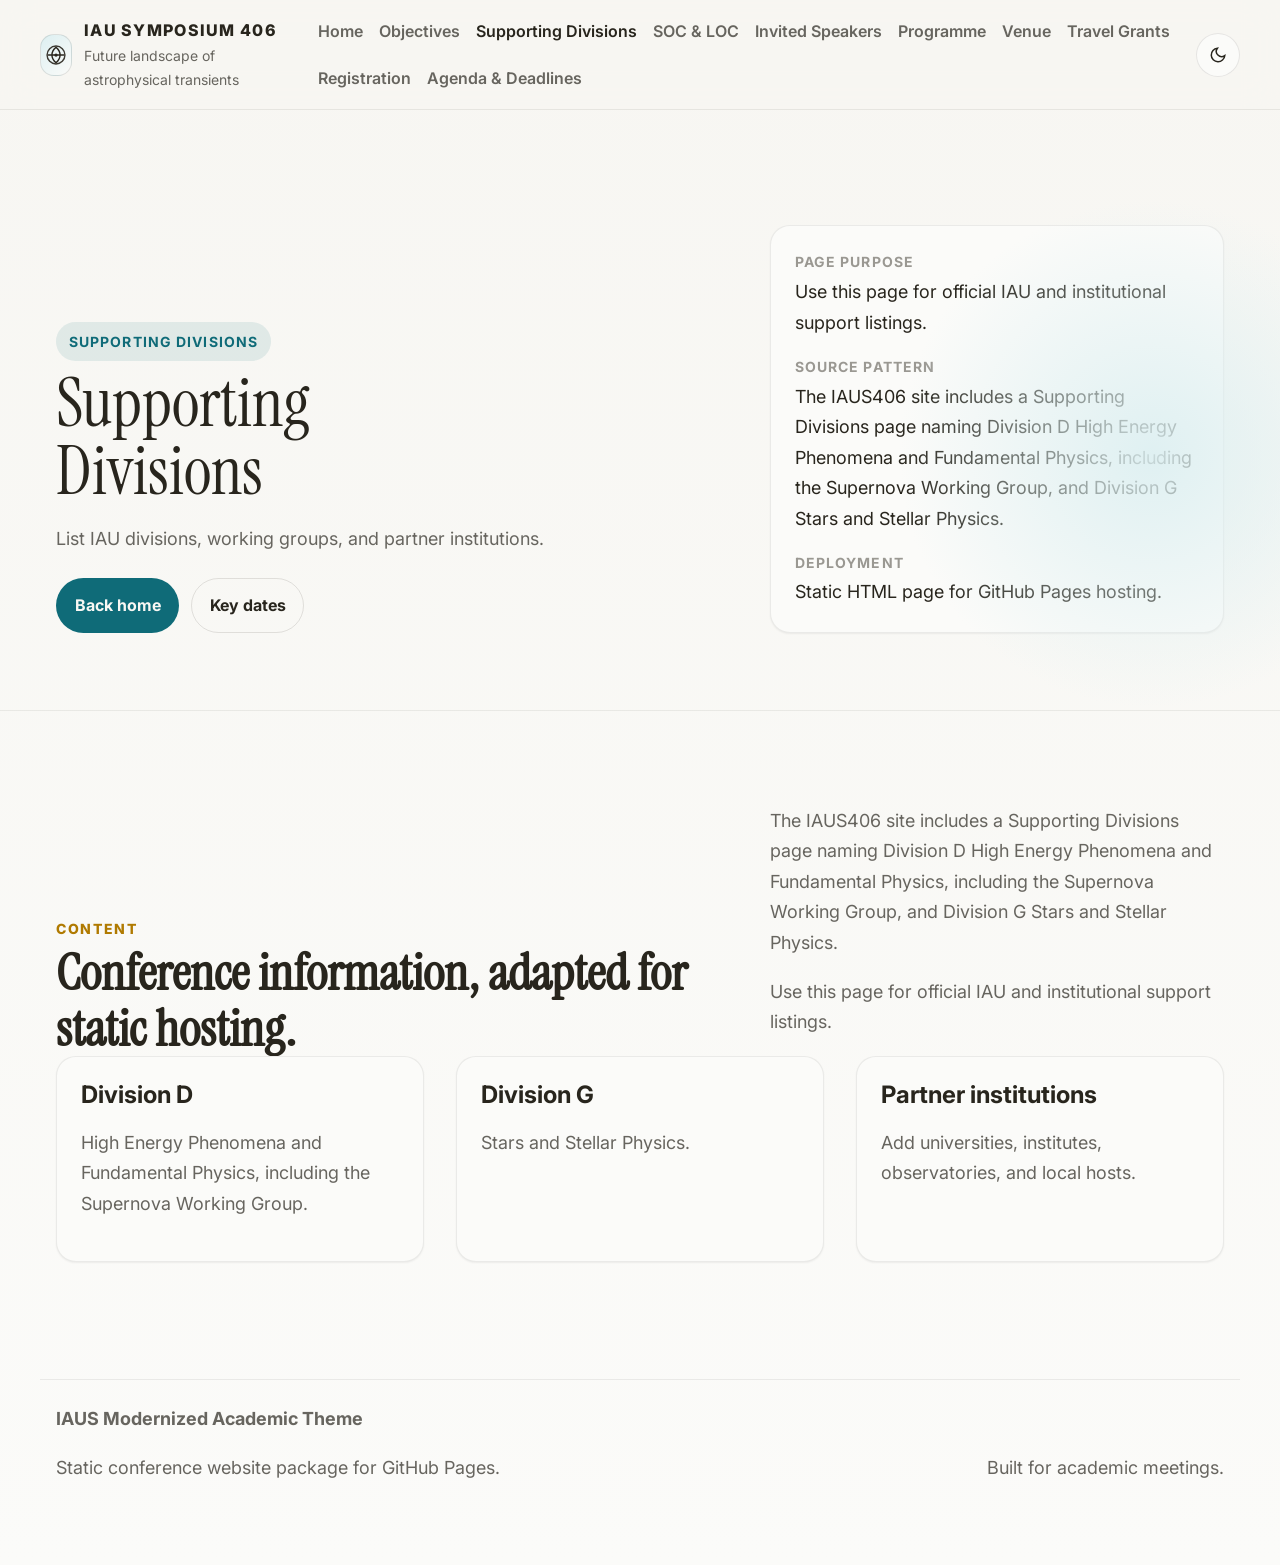
<file: supporting-divisions.html>
<!doctype html>
<html lang="en" data-theme="light">
<head>
  <meta charset="utf-8">
  <meta name="viewport" content="width=device-width, initial-scale=1">
  <title>Supporting Divisions — IAUS Modernized Academic Theme</title>
  <meta name="description" content="List IAU divisions, working groups, and partner institutions.">
  <link rel="preconnect" href="https://fonts.googleapis.com">
  <link rel="preconnect" href="https://fonts.gstatic.com" crossorigin>
  <link href="https://fonts.googleapis.com/css2?family=Instrument+Serif:ital@0;1&family=Inter:wght@400;500;600;700;800&display=swap" rel="stylesheet">
  <link rel="stylesheet" href="assets/style.css">
</head>
<body>
  <a class="skip-link" href="#content">Skip to content</a>
  <header class="site-header">
    <div class="site-shell header-inner">
      <a class="brand" href="index.html">
        <span class="brand-mark" aria-hidden="true">
          <svg viewBox="0 0 64 64" fill="none" xmlns="http://www.w3.org/2000/svg"><circle cx="32" cy="32" r="22" stroke="currentColor" stroke-width="3.5" opacity=".9"/><path d="M13 32h38M32 13c6 5 10 12 10 19s-4 14-10 19c-6-5-10-12-10-19s4-14 10-19Z" stroke="currentColor" stroke-width="3.5" stroke-linecap="round" stroke-linejoin="round"/><circle cx="32" cy="32" r="4" fill="currentColor"/></svg>
        </span>
        <span><span class="brand-title">IAU Symposium 406</span><span class="brand-subtitle">Future landscape of astrophysical transients</span></span>
      </a>
      <button class="menu-toggle" type="button" aria-expanded="false" aria-controls="primary-nav">☰</button>
      <nav id="primary-nav" class="primary-nav" aria-label="Primary navigation"><ul>          <li><a href="index.html">Home</a></li>          <li><a href="objectives.html">Objectives</a></li>          <li><a href="supporting-divisions.html" aria-current="page">Supporting Divisions</a></li>          <li><a href="soc-loc.html">SOC & LOC</a></li>          <li><a href="invited-speakers.html">Invited Speakers</a></li>          <li><a href="programme.html">Programme</a></li>          <li><a href="venue.html">Venue</a></li>          <li><a href="travel-grants.html">Travel Grants</a></li>          <li><a href="registration.html">Registration</a></li>          <li><a href="agenda-and-deadlines.html">Agenda & Deadlines</a></li></ul></nav>
      <button class="theme-toggle" type="button" data-theme-toggle aria-label="Toggle theme"></button>
    </div>
  </header>
  <main id="content">
    <section class="hero"><div class="site-shell hero-grid"><div><span class="eyebrow">Supporting Divisions</span><h1>Supporting Divisions</h1><p>List IAU divisions, working groups, and partner institutions.</p><div class="button-row"><a class="button button-primary" href="index.html">Back home</a><a class="button button-secondary" href="agenda-and-deadlines.html">Key dates</a></div></div><aside class="hero-card"><ul class="meta-list"><li><strong>Page purpose</strong><span>Use this page for official IAU and institutional support listings.</span></li><li><strong>Source pattern</strong><span>The IAUS406 site includes a Supporting Divisions page naming Division D High Energy Phenomena and Fundamental Physics, including the Supernova Working Group, and Division G Stars and Stellar Physics.</span></li><li><strong>Deployment</strong><span>Static HTML page for GitHub Pages hosting.</span></li></ul></aside></div></section>
    <section class="section"><div class="site-shell"><div class="section-header"><div><div class="section-kicker">Content</div><h2 class="section-title">Conference information, adapted for static hosting.</h2></div><div class="section-lead prose"><p>The IAUS406 site includes a Supporting Divisions page naming Division D High Energy Phenomena and Fundamental Physics, including the Supernova Working Group, and Division G Stars and Stellar Physics.</p><p>Use this page for official IAU and institutional support listings.</p></div></div><div class="grid-3"><article class="card"><h3>Division D</h3><p>High Energy Phenomena and Fundamental Physics, including the Supernova Working Group.</p></article><article class="card"><h3>Division G</h3><p>Stars and Stellar Physics.</p></article><article class="card"><h3>Partner institutions</h3><p>Add universities, institutes, observatories, and local hosts.</p></article></div></div></section>
  </main>
  <footer class="site-footer">
    <div class="site-shell footer-grid">
      <div>
        <strong>IAUS Modernized Academic Theme</strong>
        <p>Static conference website package for GitHub Pages.</p>
      </div>
      <div><p>Built for academic meetings.</p></div>
    </div>
  </footer>
  <script src="assets/script.js"></script>
</body>
</html>
</file>
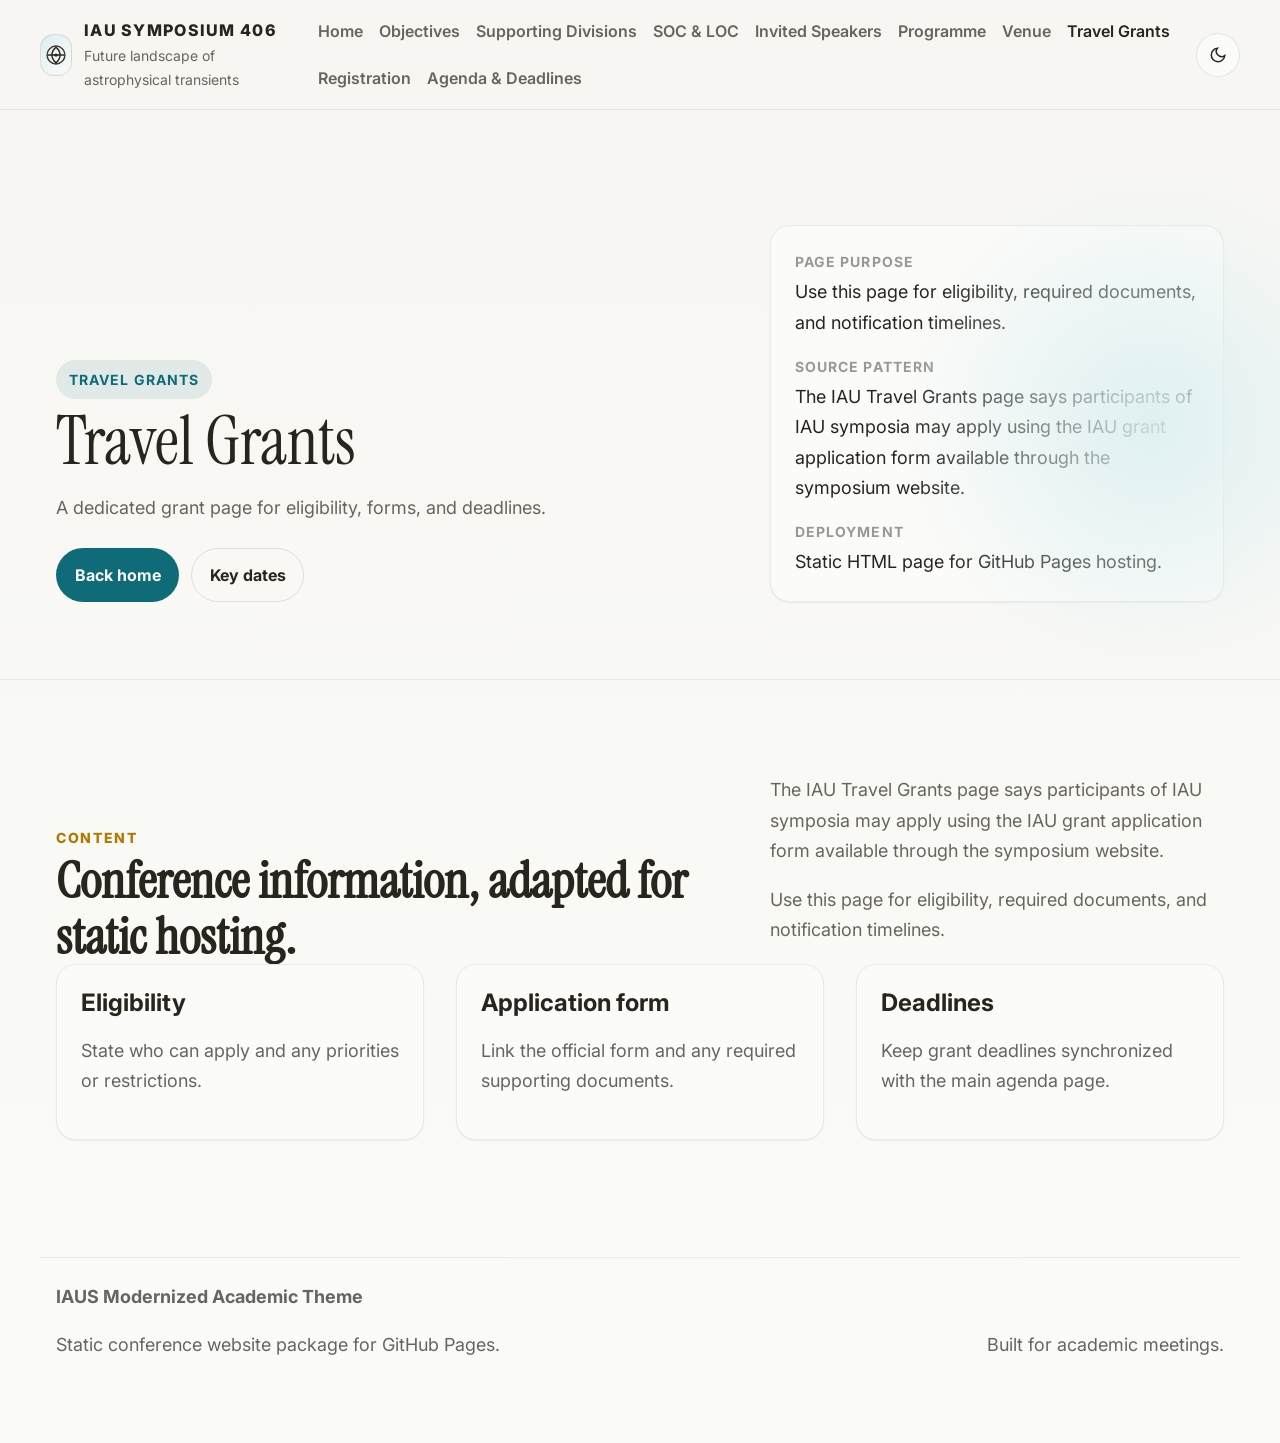
<file: travel-grants.html>
<!doctype html>
<html lang="en" data-theme="light">
<head>
  <meta charset="utf-8">
  <meta name="viewport" content="width=device-width, initial-scale=1">
  <title>Travel Grants — IAUS Modernized Academic Theme</title>
  <meta name="description" content="A dedicated grant page for eligibility, forms, and deadlines.">
  <link rel="preconnect" href="https://fonts.googleapis.com">
  <link rel="preconnect" href="https://fonts.gstatic.com" crossorigin>
  <link href="https://fonts.googleapis.com/css2?family=Instrument+Serif:ital@0;1&family=Inter:wght@400;500;600;700;800&display=swap" rel="stylesheet">
  <link rel="stylesheet" href="assets/style.css">
</head>
<body>
  <a class="skip-link" href="#content">Skip to content</a>
  <header class="site-header">
    <div class="site-shell header-inner">
      <a class="brand" href="index.html">
        <span class="brand-mark" aria-hidden="true">
          <svg viewBox="0 0 64 64" fill="none" xmlns="http://www.w3.org/2000/svg"><circle cx="32" cy="32" r="22" stroke="currentColor" stroke-width="3.5" opacity=".9"/><path d="M13 32h38M32 13c6 5 10 12 10 19s-4 14-10 19c-6-5-10-12-10-19s4-14 10-19Z" stroke="currentColor" stroke-width="3.5" stroke-linecap="round" stroke-linejoin="round"/><circle cx="32" cy="32" r="4" fill="currentColor"/></svg>
        </span>
        <span><span class="brand-title">IAU Symposium 406</span><span class="brand-subtitle">Future landscape of astrophysical transients</span></span>
      </a>
      <button class="menu-toggle" type="button" aria-expanded="false" aria-controls="primary-nav">☰</button>
      <nav id="primary-nav" class="primary-nav" aria-label="Primary navigation"><ul>          <li><a href="index.html">Home</a></li>          <li><a href="objectives.html">Objectives</a></li>          <li><a href="supporting-divisions.html">Supporting Divisions</a></li>          <li><a href="soc-loc.html">SOC & LOC</a></li>          <li><a href="invited-speakers.html">Invited Speakers</a></li>          <li><a href="programme.html">Programme</a></li>          <li><a href="venue.html">Venue</a></li>          <li><a href="travel-grants.html" aria-current="page">Travel Grants</a></li>          <li><a href="registration.html">Registration</a></li>          <li><a href="agenda-and-deadlines.html">Agenda & Deadlines</a></li></ul></nav>
      <button class="theme-toggle" type="button" data-theme-toggle aria-label="Toggle theme"></button>
    </div>
  </header>
  <main id="content">
    <section class="hero"><div class="site-shell hero-grid"><div><span class="eyebrow">Travel Grants</span><h1>Travel Grants</h1><p>A dedicated grant page for eligibility, forms, and deadlines.</p><div class="button-row"><a class="button button-primary" href="index.html">Back home</a><a class="button button-secondary" href="agenda-and-deadlines.html">Key dates</a></div></div><aside class="hero-card"><ul class="meta-list"><li><strong>Page purpose</strong><span>Use this page for eligibility, required documents, and notification timelines.</span></li><li><strong>Source pattern</strong><span>The IAU Travel Grants page says participants of IAU symposia may apply using the IAU grant application form available through the symposium website.</span></li><li><strong>Deployment</strong><span>Static HTML page for GitHub Pages hosting.</span></li></ul></aside></div></section>
    <section class="section"><div class="site-shell"><div class="section-header"><div><div class="section-kicker">Content</div><h2 class="section-title">Conference information, adapted for static hosting.</h2></div><div class="section-lead prose"><p>The IAU Travel Grants page says participants of IAU symposia may apply using the IAU grant application form available through the symposium website.</p><p>Use this page for eligibility, required documents, and notification timelines.</p></div></div><div class="grid-3"><article class="card"><h3>Eligibility</h3><p>State who can apply and any priorities or restrictions.</p></article><article class="card"><h3>Application form</h3><p>Link the official form and any required supporting documents.</p></article><article class="card"><h3>Deadlines</h3><p>Keep grant deadlines synchronized with the main agenda page.</p></article></div></div></section>
  </main>
  <footer class="site-footer">
    <div class="site-shell footer-grid">
      <div>
        <strong>IAUS Modernized Academic Theme</strong>
        <p>Static conference website package for GitHub Pages.</p>
      </div>
      <div><p>Built for academic meetings.</p></div>
    </div>
  </footer>
  <script src="assets/script.js"></script>
</body>
</html>
</file>
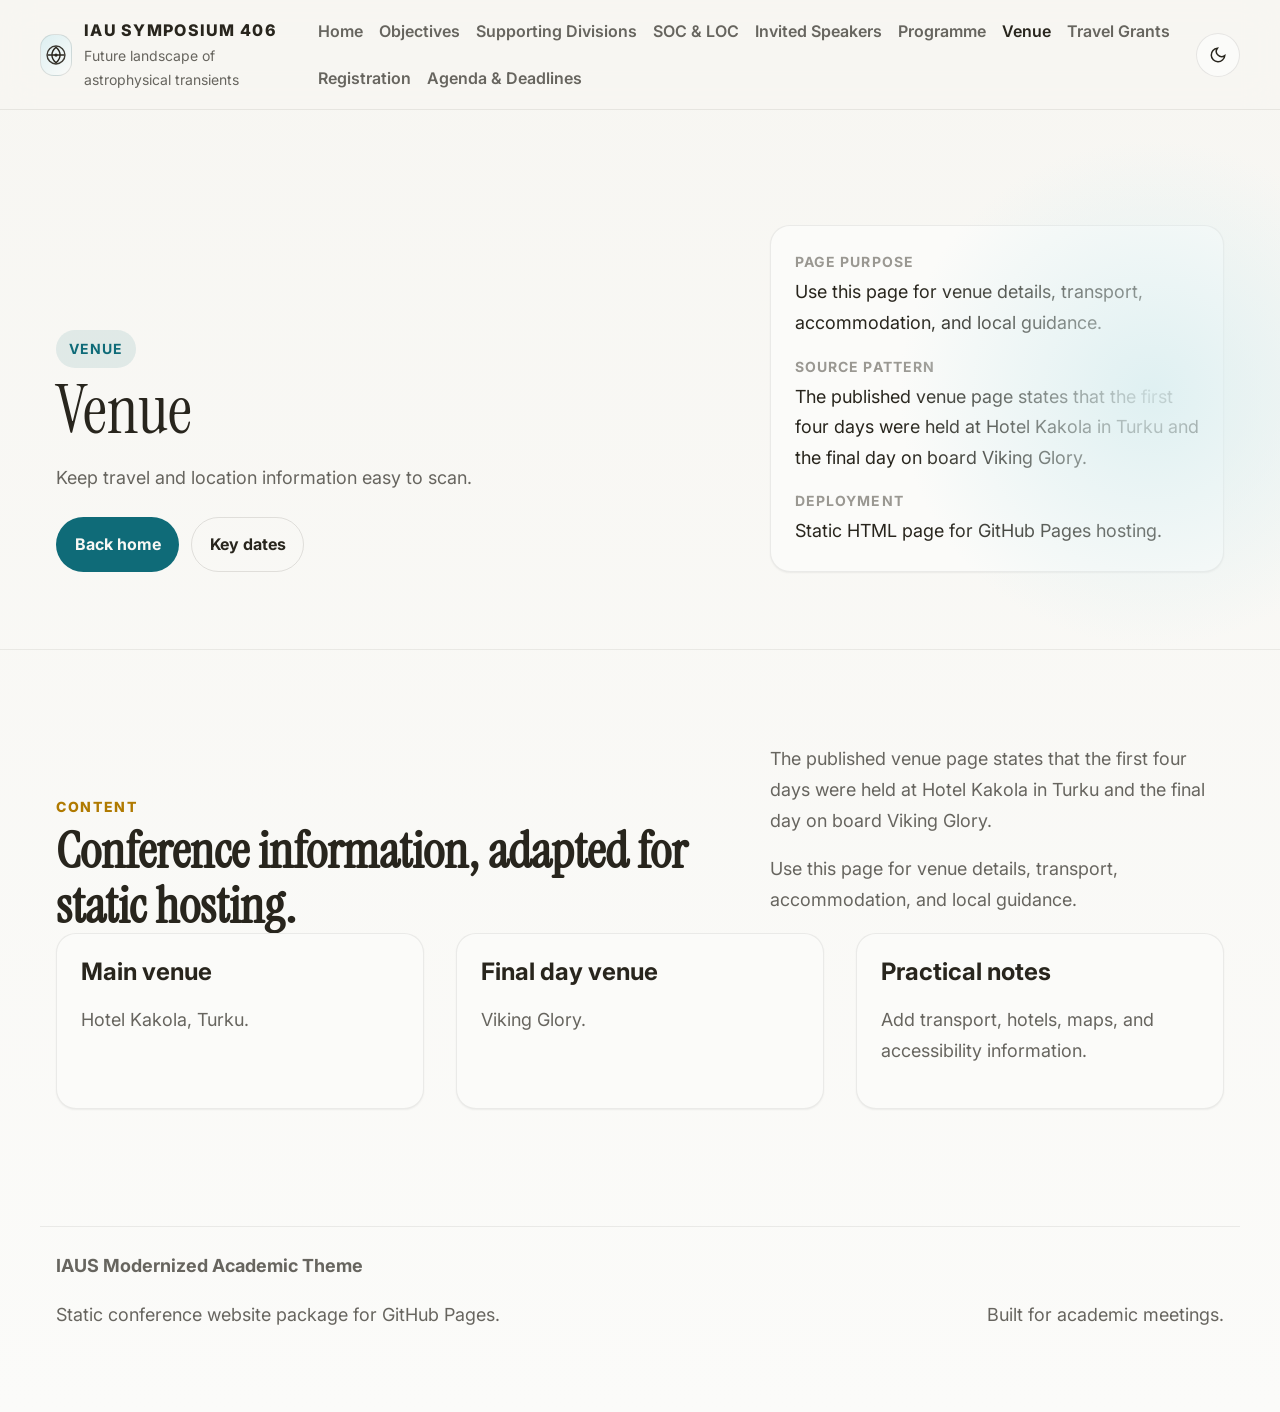
<file: venue.html>
<!doctype html>
<html lang="en" data-theme="light">
<head>
  <meta charset="utf-8">
  <meta name="viewport" content="width=device-width, initial-scale=1">
  <title>Venue — IAUS Modernized Academic Theme</title>
  <meta name="description" content="Keep travel and location information easy to scan.">
  <link rel="preconnect" href="https://fonts.googleapis.com">
  <link rel="preconnect" href="https://fonts.gstatic.com" crossorigin>
  <link href="https://fonts.googleapis.com/css2?family=Instrument+Serif:ital@0;1&family=Inter:wght@400;500;600;700;800&display=swap" rel="stylesheet">
  <link rel="stylesheet" href="assets/style.css">
</head>
<body>
  <a class="skip-link" href="#content">Skip to content</a>
  <header class="site-header">
    <div class="site-shell header-inner">
      <a class="brand" href="index.html">
        <span class="brand-mark" aria-hidden="true">
          <svg viewBox="0 0 64 64" fill="none" xmlns="http://www.w3.org/2000/svg"><circle cx="32" cy="32" r="22" stroke="currentColor" stroke-width="3.5" opacity=".9"/><path d="M13 32h38M32 13c6 5 10 12 10 19s-4 14-10 19c-6-5-10-12-10-19s4-14 10-19Z" stroke="currentColor" stroke-width="3.5" stroke-linecap="round" stroke-linejoin="round"/><circle cx="32" cy="32" r="4" fill="currentColor"/></svg>
        </span>
        <span><span class="brand-title">IAU Symposium 406</span><span class="brand-subtitle">Future landscape of astrophysical transients</span></span>
      </a>
      <button class="menu-toggle" type="button" aria-expanded="false" aria-controls="primary-nav">☰</button>
      <nav id="primary-nav" class="primary-nav" aria-label="Primary navigation"><ul>          <li><a href="index.html">Home</a></li>          <li><a href="objectives.html">Objectives</a></li>          <li><a href="supporting-divisions.html">Supporting Divisions</a></li>          <li><a href="soc-loc.html">SOC & LOC</a></li>          <li><a href="invited-speakers.html">Invited Speakers</a></li>          <li><a href="programme.html">Programme</a></li>          <li><a href="venue.html" aria-current="page">Venue</a></li>          <li><a href="travel-grants.html">Travel Grants</a></li>          <li><a href="registration.html">Registration</a></li>          <li><a href="agenda-and-deadlines.html">Agenda & Deadlines</a></li></ul></nav>
      <button class="theme-toggle" type="button" data-theme-toggle aria-label="Toggle theme"></button>
    </div>
  </header>
  <main id="content">
    <section class="hero"><div class="site-shell hero-grid"><div><span class="eyebrow">Venue</span><h1>Venue</h1><p>Keep travel and location information easy to scan.</p><div class="button-row"><a class="button button-primary" href="index.html">Back home</a><a class="button button-secondary" href="agenda-and-deadlines.html">Key dates</a></div></div><aside class="hero-card"><ul class="meta-list"><li><strong>Page purpose</strong><span>Use this page for venue details, transport, accommodation, and local guidance.</span></li><li><strong>Source pattern</strong><span>The published venue page states that the first four days were held at Hotel Kakola in Turku and the final day on board Viking Glory.</span></li><li><strong>Deployment</strong><span>Static HTML page for GitHub Pages hosting.</span></li></ul></aside></div></section>
    <section class="section"><div class="site-shell"><div class="section-header"><div><div class="section-kicker">Content</div><h2 class="section-title">Conference information, adapted for static hosting.</h2></div><div class="section-lead prose"><p>The published venue page states that the first four days were held at Hotel Kakola in Turku and the final day on board Viking Glory.</p><p>Use this page for venue details, transport, accommodation, and local guidance.</p></div></div><div class="grid-3"><article class="card"><h3>Main venue</h3><p>Hotel Kakola, Turku.</p></article><article class="card"><h3>Final day venue</h3><p>Viking Glory.</p></article><article class="card"><h3>Practical notes</h3><p>Add transport, hotels, maps, and accessibility information.</p></article></div></div></section>
  </main>
  <footer class="site-footer">
    <div class="site-shell footer-grid">
      <div>
        <strong>IAUS Modernized Academic Theme</strong>
        <p>Static conference website package for GitHub Pages.</p>
      </div>
      <div><p>Built for academic meetings.</p></div>
    </div>
  </footer>
  <script src="assets/script.js"></script>
</body>
</html>
</file>
<file: assets/style.css>
:root,[data-theme="light"]{--text-xs:clamp(.75rem,.7rem + .25vw,.875rem);--text-sm:clamp(.875rem,.8rem + .35vw,1rem);--text-base:clamp(1rem,.95rem + .25vw,1.125rem);--text-lg:clamp(1.125rem,1rem + .75vw,1.5rem);--text-xl:clamp(1.5rem,1.2rem + 1.25vw,2.25rem);--text-2xl:clamp(2rem,1.2rem + 2.5vw,3.5rem);--text-3xl:clamp(2.5rem,1rem + 4vw,5rem);--space-1:.25rem;--space-2:.5rem;--space-3:.75rem;--space-4:1rem;--space-5:1.25rem;--space-6:1.5rem;--space-8:2rem;--space-10:2.5rem;--space-12:3rem;--space-16:4rem;--space-20:5rem;--space-24:6rem;--color-bg:#f7f6f2;--color-surface:#fbfbf9;--color-surface-2:#f3f0ec;--color-border:#d4d1ca;--color-text:#28251d;--color-text-muted:#67655f;--color-text-faint:#9a9892;--color-text-inverse:#f9f8f4;--color-primary:#0f6b78;--color-primary-hover:#0b5560;--color-primary-soft:#dceff1;--color-accent:#b07a00;--shadow-sm:0 1px 2px rgba(20,20,20,.06);--shadow-md:0 10px 24px rgba(20,20,20,.08);--shadow-lg:0 18px 48px rgba(20,20,20,.12);--radius-md:.75rem;--radius-lg:1rem;--radius-xl:1.25rem;--radius-full:9999px;--font-display:'Instrument Serif',Georgia,serif;--font-body:'Inter',Arial,sans-serif;--content:1200px}
[data-theme="dark"]{--color-bg:#171614;--color-surface:#1d1c1a;--color-surface-2:#23211f;--color-border:#393836;--color-text:#e4e0d7;--color-text-muted:#b2aea4;--color-text-faint:#7a766e;--color-text-inverse:#1d1c1a;--color-primary:#63aebb;--color-primary-hover:#89c2cc;--color-primary-soft:#23373a;--color-accent:#e1b24a;--shadow-sm:0 1px 2px rgba(0,0,0,.2);--shadow-md:0 10px 24px rgba(0,0,0,.3);--shadow-lg:0 18px 48px rgba(0,0,0,.4)}
*{box-sizing:border-box}html{scroll-behavior:smooth}body{margin:0;min-height:100vh;font-family:var(--font-body);font-size:var(--text-base);line-height:1.7;color:var(--color-text);background:linear-gradient(180deg,var(--color-bg),var(--color-surface))}a{color:var(--color-primary);text-decoration:none}a:hover{color:var(--color-primary-hover)}img,svg{max-width:100%;display:block}:focus-visible{outline:2px solid var(--color-primary);outline-offset:3px}.site-shell{max-width:var(--content);margin:0 auto;padding:0 var(--space-4)}.skip-link{position:absolute;left:-999px;top:1rem;background:var(--color-primary);color:var(--color-text-inverse);padding:.75rem 1rem;border-radius:9999px;z-index:99}.skip-link:focus{left:1rem}.site-header{position:sticky;top:0;z-index:50;background:rgba(247,246,242,.88);backdrop-filter:blur(16px);border-bottom:1px solid rgba(40,37,29,.08)}[data-theme="dark"] .site-header{background:rgba(23,22,20,.88);border-bottom-color:rgba(255,255,255,.08)}.header-inner{display:flex;align-items:center;justify-content:space-between;gap:var(--space-4);padding:var(--space-4) 0}.brand{display:flex;align-items:center;gap:var(--space-3);color:var(--color-text)}.brand-mark{width:42px;height:42px;border:1px solid rgba(40,37,29,.12);border-radius:14px;display:grid;place-items:center;background:linear-gradient(135deg,var(--color-primary-soft),var(--color-surface))}.brand-mark svg{width:26px;height:26px}.brand-title{display:block;font-size:var(--text-sm);font-weight:800;letter-spacing:.08em;text-transform:uppercase}.brand-subtitle{display:block;font-size:var(--text-xs);color:var(--color-text-muted)}.primary-nav ul{display:flex;gap:var(--space-4);list-style:none;margin:0;padding:0;flex-wrap:wrap}.primary-nav a{font-size:var(--text-sm);font-weight:600;color:var(--color-text-muted)}.primary-nav a[aria-current="page"],.primary-nav a:hover{color:var(--color-text)}.theme-toggle,.menu-toggle{display:inline-flex;align-items:center;justify-content:center;min-width:44px;min-height:44px;border:1px solid rgba(40,37,29,.1);border-radius:9999px;background:var(--color-surface);color:var(--color-text)}.menu-toggle{display:none}.hero{padding:clamp(4rem,9vw,8rem) 0 clamp(2.5rem,6vw,5rem);position:relative;overflow:hidden}.hero::before{content:"";position:absolute;inset:auto -10% 0 auto;width:32rem;height:32rem;background:radial-gradient(circle,var(--color-primary-soft) 0%,transparent 70%);opacity:.9;pointer-events:none}.hero-grid,.section-header,.grid-3,.footer-grid{display:grid;grid-template-columns:1.2fr .8fr;gap:var(--space-8);align-items:end}.grid-3{grid-template-columns:repeat(3,minmax(0,1fr));align-items:stretch}.footer-grid{grid-template-columns:1fr auto}.eyebrow{display:inline-flex;align-items:center;gap:var(--space-2);padding:.45rem .8rem;border-radius:9999px;background:rgba(15,107,120,.1);color:var(--color-primary);font-size:var(--text-xs);font-weight:700;letter-spacing:.08em;text-transform:uppercase}.hero h1{margin:.5rem 0 1rem;font-family:var(--font-display);font-size:var(--text-3xl);line-height:1.02;font-weight:500;max-width:12ch}.hero p{max-width:62ch;color:var(--color-text-muted)}.hero-card,.card,.highlight-item{background:var(--color-surface);border:1px solid rgba(40,37,29,.08);border-radius:var(--radius-xl);box-shadow:var(--shadow-sm)}.hero-card,.card{padding:var(--space-6)}.meta-list{display:grid;gap:var(--space-4);margin:0;padding:0;list-style:none}.meta-list strong{display:block;font-size:var(--text-xs);text-transform:uppercase;letter-spacing:.08em;color:var(--color-text-faint);margin-bottom:.2rem}.section{padding:clamp(3rem,6vw,5rem) 0;border-top:1px solid rgba(40,37,29,.08)}.section-kicker{font-size:var(--text-xs);text-transform:uppercase;letter-spacing:.12em;color:var(--color-accent);font-weight:800}.section-title{font-family:var(--font-display);font-size:var(--text-2xl);line-height:1.08;margin:.25rem 0 0}.section-lead,.card p,.card li{color:var(--color-text-muted)}.card h3{margin:0 0 .75rem;font-size:var(--text-lg);line-height:1.2}.card ul{padding-left:1.2rem}.highlight-band{display:grid;grid-template-columns:repeat(4,minmax(0,1fr));gap:1px;background:rgba(40,37,29,.08);border-radius:var(--radius-xl);overflow:hidden;border:1px solid rgba(40,37,29,.08)}.highlight-item{padding:var(--space-5);border:none;border-radius:0;box-shadow:none}.highlight-item span{display:block;font-size:var(--text-xs);text-transform:uppercase;letter-spacing:.08em;color:var(--color-text-faint);margin-bottom:.35rem}.highlight-item strong{font-size:var(--text-lg);line-height:1.25}.cta-panel{display:flex;justify-content:space-between;align-items:center;gap:var(--space-6);padding:var(--space-6);background:linear-gradient(135deg,rgba(15,107,120,.09),var(--color-surface));border:1px solid rgba(15,107,120,.18);border-radius:var(--radius-xl)}.button-row{display:flex;gap:var(--space-3);flex-wrap:wrap;margin-top:1.5rem}.button{display:inline-flex;align-items:center;justify-content:center;min-height:44px;padding:.8rem 1.1rem;border-radius:9999px;font-size:var(--text-sm);font-weight:700;border:1px solid transparent}.button-primary{background:var(--color-primary);color:var(--color-text-inverse)}.button-primary:hover{background:var(--color-primary-hover);color:var(--color-text-inverse)}.button-secondary{background:transparent;border-color:rgba(40,37,29,.12);color:var(--color-text)}.site-footer{padding:var(--space-10) 0 var(--space-16);color:var(--color-text-muted)}.footer-grid{border-top:1px solid rgba(40,37,29,.08);padding-top:var(--space-6)}.prose > * + *{margin-top:1rem}@media (max-width:980px){.hero-grid,.section-header,.grid-3,.footer-grid{grid-template-columns:1fr}.highlight-band{grid-template-columns:1fr 1fr}.primary-nav{display:none;position:absolute;left:1rem;right:1rem;top:calc(100% + .5rem);padding:1rem;background:var(--color-surface);border:1px solid rgba(40,37,29,.1);border-radius:var(--radius-lg);box-shadow:var(--shadow-lg)}.primary-nav.is-open{display:block}.primary-nav ul{flex-direction:column;gap:var(--space-3)}.menu-toggle{display:inline-flex}}@media (max-width:640px){.highlight-band{grid-template-columns:1fr}.cta-panel{flex-direction:column;align-items:flex-start}.hero h1{max-width:none}}

.page-banner-content {
  color: white;
  max-width: 60rem;
}

.page-banner-content h1 {
  margin: 0.4rem 0 0.6rem;
}

.page-banner,
.page-banner.image-only {
  width: 100%;
  height: 100%;
  display: block;
  background: url("https://ssgmath.github.io/iaus-test/assets/poster.png") center center / cover no-repeat !important;
  background-position: center 200px;
  border-bottom: 1px solid rgba(40, 37, 29, 0.08);
}
</file>
